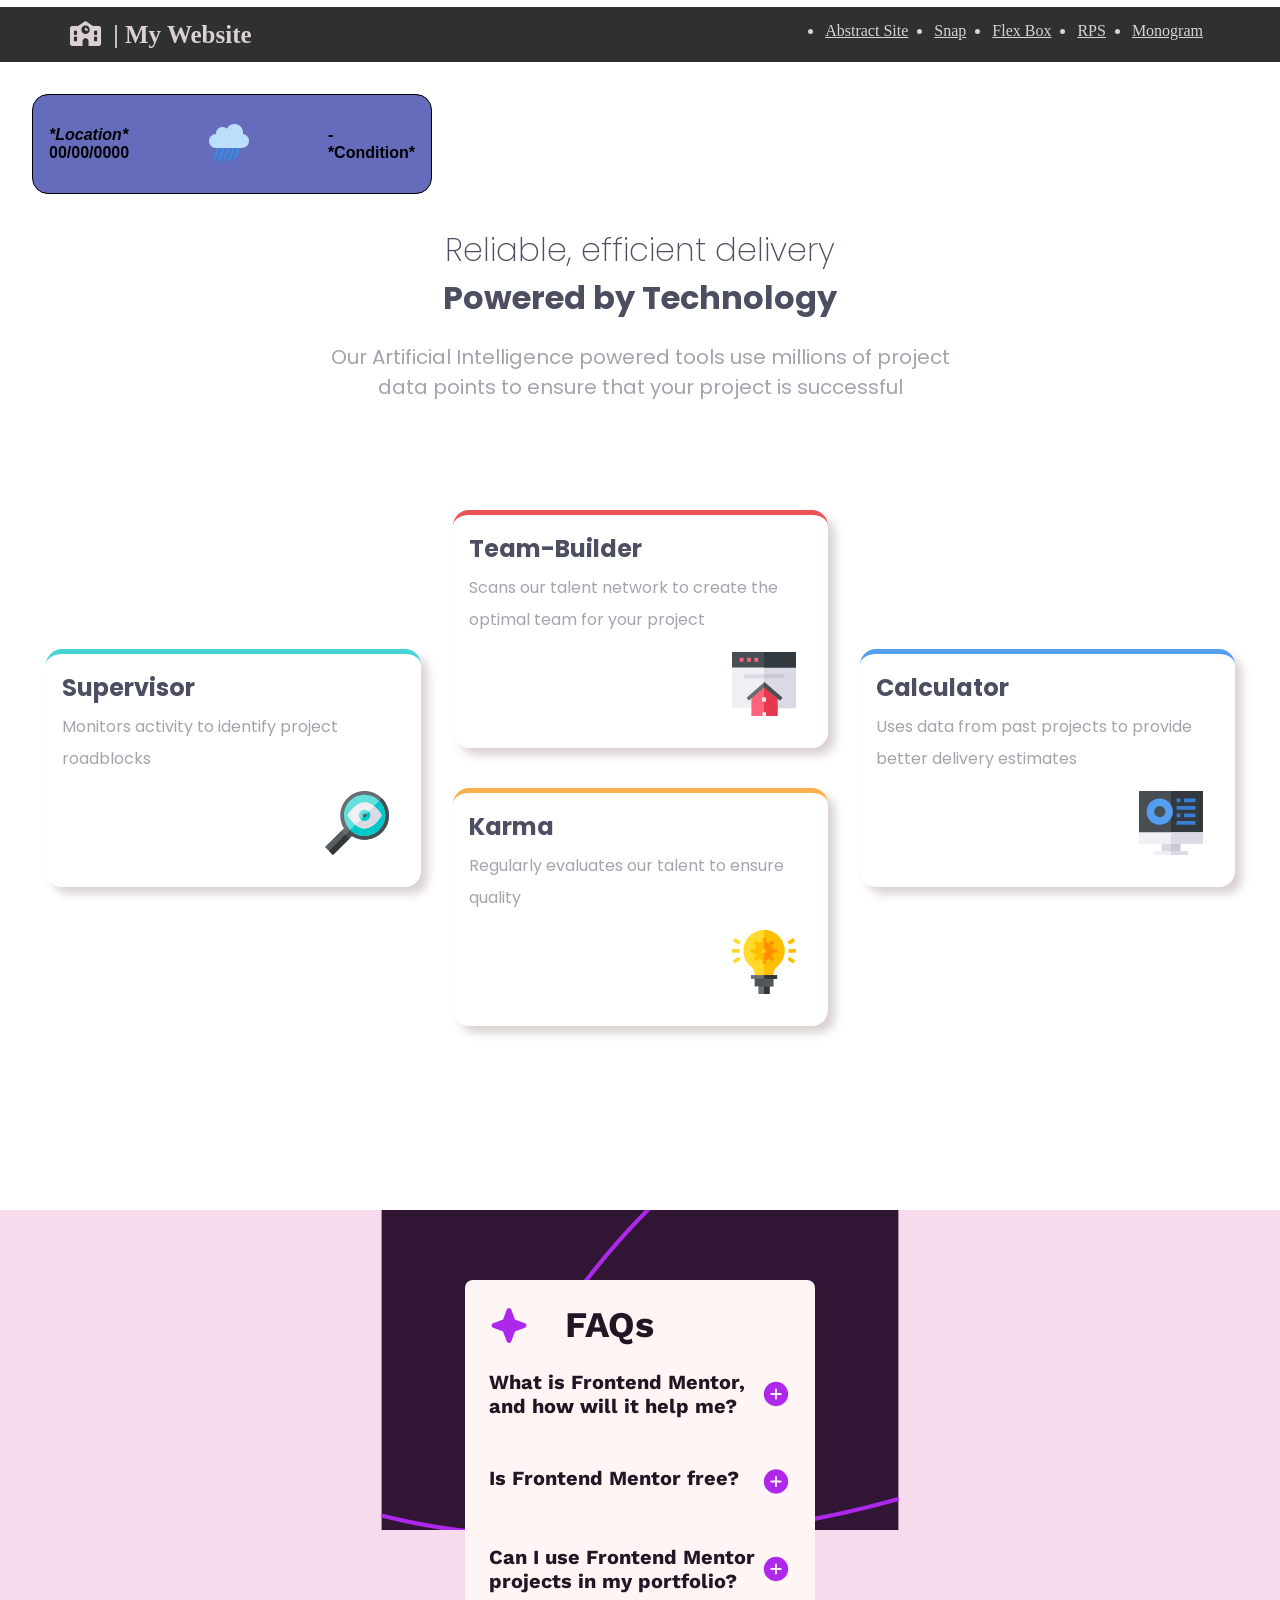
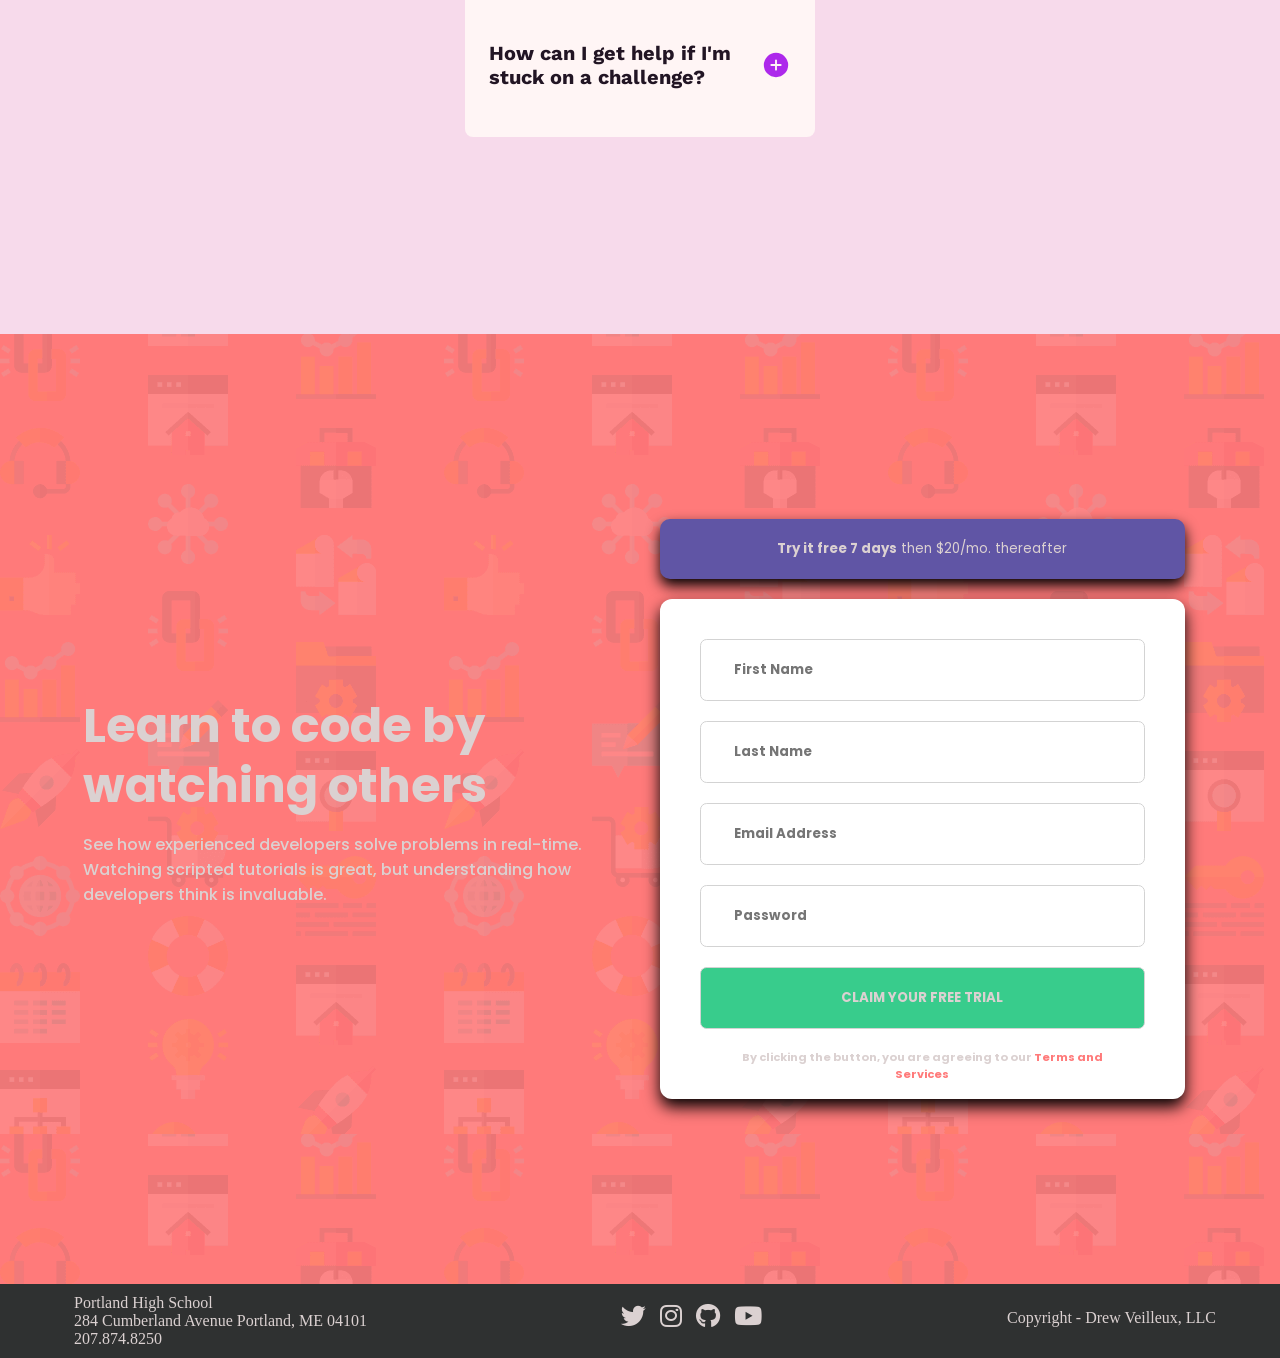
<file: index.html>
<!DOCTYPE html>
<html lang="en">
<head>
    <meta charset="UTF-8">
    <meta name="viewport" content="width=device-width, initial-scale=1.0">
    <link rel="stylesheet" href="style.css">
    <link rel="stylesheet" href="https://cdnjs.cloudflare.com/ajax/libs/font-awesome/6.4.2/css/all.min.css" integrity="sha512-z3gLpd7yknf1YoNbCzqRKc4qyor8gaKU1qmn+CShxbuBusANI9QpRohGBreCFkKxLhei6S9CQXFEbbKuqLg0DA==" crossorigin="anonymous" referrerpolicy="no-referrer" />
    <link rel="preconnect" href="https://fonts.googleapis.com">
    <link rel="preconnect" href="https://fonts.gstatic.com" crossorigin>
    <link href="https://fonts.googleapis.com/css2?family=Hedvig+Letters+Sans&family=Work+Sans:wght@400;600;700&display=swap" rel="stylesheet">
    <link rel="preconnect" href="https://fonts.googleapis.com">
    <link rel="preconnect" href="https://fonts.gstatic.com" crossorigin>
    <link href="https://fonts.googleapis.com/css2?family=Poppins:wght@200;400;600&display=swap" rel="stylesheet">
    <link rel="preconnect" href="https://fonts.googleapis.com">
    <link rel="preconnect" href="https://fonts.gstatic.com" crossorigin>
    <link href="https://fonts.googleapis.com/css2?family=Poppins:wght@400;500;600;700&display=swap" rel="stylesheet">
    <title>Drew Veilleux</title>
</head>
<body>
    
    <header>
        <h1 class="header-title"><a class="header-links" href="index.html" target=""><i class="fa-solid fa-school"></i></a> | My Website</h1>
        <div class="hamburger-menu">
            <i class="fa-solid fa-bars"></i>
        </div>
        <div class="hamburger-menu-open">
            <i class="fa-solid fa-bars"></i>
        </div>
        
        <ul class="list">
            <li class="list-item"><a class="header-links" href="./htmls/abstract.html">Abstract Site</a></li>
            <li class="list-item"><a class="header-links" href="./htmls/snap.html">Snap</a></li>
            <li class="list-item"><a class="header-links" href="./htmls/flex-box.html">Flex Box</a></li>
            <li class="list-item"><a class="header-links" href="./htmls/rps.html">RPS</a></li>
            <li class="list-item"><a class="header-links" href="./htmls/monogram.html">Monogram</a></li>
        </ul>

        

    </header>
    
    <div class="weather-container">
        <div class="location-div">
            <p class="city-weather">*Location*</p>
            <p class="weather-date">00/00/0000</p>
            <p class="weather-time"></p>
        </div>
        <div class="weather-img-div">
            <img class="weather-img" src="./Images/Html-images/rain.png" alt="">
        </div>
        <div class="weather-conditions">
            <p class="temperature">-</p>
            <p class="condition">*Condition*</p>
        </div>        
    </div>

    <section class="section2">
        <div class="sect2-header">
            <h2>Reliable, efficient delivery</h2>
            <h3>Powered by Technology</h3>
            <p>Our Artificial Intelligence powered tools use millions of project data points to ensure that your project is successful</p>
        </div>
        <div class="sect2-div">
            
            <div class="sect2-container first-cont">
                <h4>Supervisor</h4>
                <p>Monitors activity to identify project roadblocks</p>
                <div class="sect2-img-cont">
                    <img src="./Images/Html-images/icon-supervisor.svg" alt="">
                </div>
            </div>
            <div class="sect2-group-containers">
                <div class="sect2-container second-cont">
                    <h4>Team-Builder</h4>
                    <p>Scans our talent network to create the optimal team for your project</p>
                    <div class="sect2-img-cont">
                        <img src="./Images/Html-images/icon-team-builder.svg" alt="">
                    </div>
                    
                    
                </div>
                <div class="sect2-container third-cont">
                    <h4>Karma</h4>
                    <p>Regularly evaluates our talent to ensure quality</p>
                    <div class="sect2-img-cont">
                        <img src="./Images/Html-images/icon-karma.svg" alt="">
                    </div>      
                </div>
            </div>
            <div class="sect2-container forth-cont">
                <h4>Calculator</h4>
                <p>Uses data from past projects to provide better delivery estimates</p>
                <div class="sect2-img-cont">
                    <img src="./Images/Html-images/icon-calculator.svg" alt="">
                </div>
            </div>
            
        </div>
    </section>


    <section class="section1">

        <div class="hero-image">
            <img src="./Images/Html-images/background-pattern-mobile.svg" alt="Unavailable">
        </div>

        <div class="hover-div">
            <div class="header-part">
                <img src="./Images/Html-images/icon-star.svg" alt="">
                <h1>FAQs</h1>
            </div>
            <div class="first-group group">
                <div class="header-group">
                    <h2>What is Frontend Mentor, and how will it help me?</h2>
                    <img class="image" src="./Images/Html-images/icon-plus.svg" alt="" id="0">
                    <img class="image-two" src="./Images/Html-images/icon-minus.svg" alt="" id="0">
                </div>
                <div class="text-part">
                    <p class="text">Frontend Mentor offers realistic coding challenges to help developers improve their frontend coding skills with projects in HTML, CSS, and JavaScript. It's suitable for all levels and ideal for portfolio building.</p>
                </div>
            </div>
            <div class="second-group group">
                <div class="header-group">
                    <h2>Is Frontend Mentor free?</h2>
                    <img class="image" src="./Images/Html-images/icon-plus.svg" alt="" id="1">
                    <img class="image-two" src="./Images/Html-images/icon-minus.svg" alt="" id="1">
                </div>
                <div class="text-part">
                    <p class="text">Yes, Frontend Mentor offers both free and premium coding challenges, with the free option providing access to a range of projects suitable for all skill levels.</p>
                </div>
            </div>
            <div class="third-group group">
                <div class="header-group">
                    <h2>Can I use Frontend Mentor projects in my portfolio?</h2>
                    <img class="image" src="./Images/Html-images/icon-plus.svg" alt="" id="2">
                    <img class="image-two" src="./Images/Html-images/icon-minus.svg" alt="" id="2">
                </div>
                <div class="text-part">
                    <p class="text">Yes, you can use projects completed on Frontend Mentor in your portfolio. It's an excellent way to showcase your skills to potential employers!</p>
                </div>
            </div>
            <div class="forth-group group">
                <div class="header-group">
                    <h2>How can I get help if I'm stuck on a challenge?</h2>
                    <img class="image" src="./Images/Html-images/icon-plus.svg" alt="" id="3">
                    <img class="image-two" src="./Images/Html-images/icon-minus.svg" alt="" id="3">
                </div>
                <div class="text-part">
                    <p class="text">The best place to get help is inside Frontend Mentor's Discord community. There's a help channel where you can ask questions and seek support from other community members.</p>
                </div>
            </div>
        </div>
        
        <div class="link-area">
            <div class="link-area-list">
                <div class="list-item"><a class="header-links" href="./htmls/abstract.html">Abstract Site</a></div>
                <div class="list-item"><a class="header-links" href="./htmls/snap.html">Snap</a></div>
                <div class="list-item"><a class="header-links" href="./htmls/flex-box.html">Flex Box</a></div>
                <div class="list-item"><a class="header-links" href="./htmls/rps.html">RPS</a></div>
                <div class="list-item"><a class="header-links" href="./htmls/monogram.html">Monogram</a></div>
            </div>
        </div>

    </section>

    <main>

        <div class="explanation-sect">
            <h3>Learn to code by watching others</h3>
            <p>See how experienced developers solve problems in real-time. Watching scripted tutorials is great, but understanding how developers think is invaluable.</p>
        </div>

        <div class="form-sect">
            <button><span class="span-btn-text">Try it free 7 days</span> then $20/mo. thereafter</button>
            <form class="the-form" action="sign-up">
                <input class="first-name" type="text" id="first-name" required placeholder="First Name">
                <input class="last-name" type="text" id="last-name" required placeholder="Last Name">
                <input class="email-address" type="email" id="email-address" required placeholder="Email Address">
                <input class="password" type="password" id="password" required placeholder="Password">
                <input class="submit-btn" type="submit" required value="CLAIM YOUR FREE TRIAL">
                <p>By clicking the button, you are agreeing to our <a href="">Terms and Services</a></p>
            </form>
            
        </div>

    </main>
    
    
    <footer>
        <div class="footer-left">
            <p class="footer-left-text">Portland High School <br> 284 Cumberland Avenue Portland, ME 04101 <br>207.874.8250</p>
        </div>

        <div class="footer-middle">
            <a class="footer-icons" href="https://www.twitter.com"><i class="fa-brands fa-twitter"></i></a>
            <a class="footer-icons" href="https://www.instagram.com"><i class="fa-brands fa-instagram"></i></a>
            <a class="footer-icons" href="https://github.com/drewvex23?tab=repositories"><i class="fa-brands fa-github"></i></a>
            <a class="footer-icons" href="https://www.youtube.com"><i class="fa-brands fa-youtube"></i></a>
        </div>

        <div class="footer-right">
            Copyright <span class="copy-year">-</span> Drew Veilleux, LLC
        </div>
    </footer>
    <script src="./js/html.js"></script>
</body>
</html>
</file>
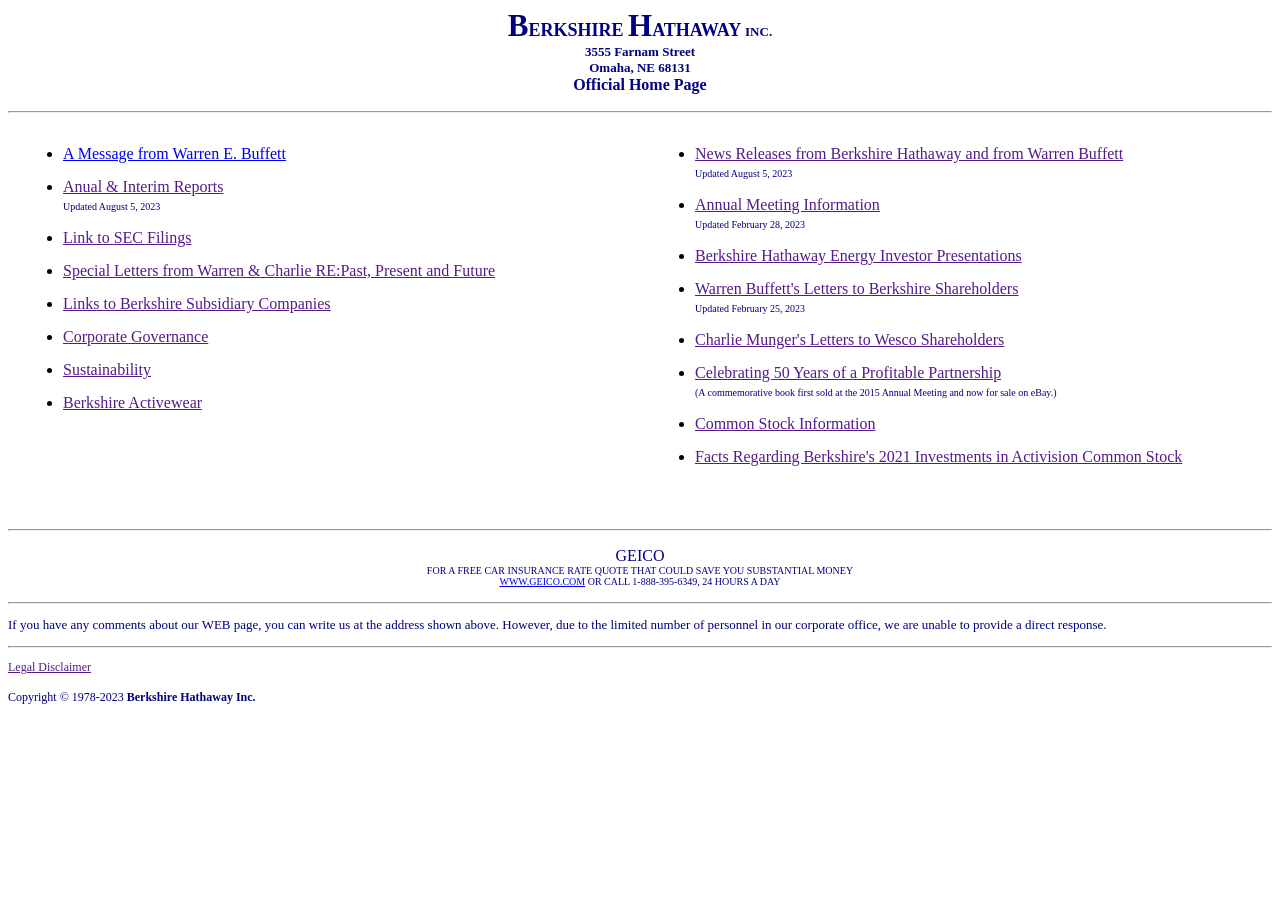
<file: berk-hath.html>
<!DOCTYPE html>
<html lang="en">
<head>
    <meta charset="UTF-8">
    <meta http-equiv="X-UA-Compatible" content="IE=edge">
    <meta name="viewport" content="width=device-width, initial-scale=1.0">
    <link rel="stylesheet" href="berk-hath.css">
    <title>Berkshire Hathaway INC.</title>

</head>
<body>
    
    
    <p class="heading-text organization-heading"><span style="font-size: 31px;">B</span>ERKSHIRE <span style="font-size: 31px;">H</span>ATHAWAY <span style="font-size: 13px;">INC.</span></p>
    <p class="heading-text address-heading">3555 Farnam Street</p>
    <p class="heading-text state-zip-heading">Omaha, NE 68131</p>
    <p class="heading-text title-heading">Official Home Page <hr></p>
    
    
    <div class="left">
        <ul>
            <li class="left-list"><a href="https://www.berkshirehathaway.com/message.html">A Message from Warren E. Buffett</a></li>
            <li class="left-list"><a href="">Anual & Interim Reports</a><br><span style="color: navy; font-size: 10px;">Updated August 5, 2023</span></li>
            <li class="left-list"><a href="">Link to SEC Filings</a></li>
            <li class="left-list"><a href="">Special Letters from Warren & Charlie RE:Past, Present and Future</a></li>
            <li class="left-list"><a href="">Links to Berkshire Subsidiary Companies</a></li>
            <li class="left-list"><a href="">Corporate Governance</a></li>
            <li class="left-list"><a href="">Sustainability</a></li>
            <li class="left-list"><a href="">Berkshire Activewear</a></li>
        </ul>   
    </div>

    <div class="right">
        <ul>
            <li class="right-list"><a href="">News Releases from Berkshire Hathaway and from Warren Buffett</a><br><span style="color: navy; font-size: 10px;">Updated August 5, 2023</span></li>
            <li class="right-list"><a href="">Annual Meeting Information</a><br><span style="color: navy; font-size: 10px;">Updated February 28, 2023</span></li>
            <li class="right-list"><a href="">Berkshire Hathaway Energy Investor Presentations</a></li>
            <li class="right-list"><a href="">Warren Buffett's Letters to Berkshire Shareholders</a><br><span style="color: navy; font-size: 10px;">Updated February 25, 2023</span></li>
            <li class="right-list"><a href="">Charlie Munger's Letters to Wesco Shareholders</a></li>
            <li class="right-list"><a href="">Celebrating 50 Years of a Profitable Partnership</a><br><span style="color: navy; font-size: 10px;">(A commemorative book first sold at the 2015 Annual Meeting and now for sale on eBay.)</span></li>
            <li class="right-list"><a href="">Common Stock Information</a></li>
            <li class="right-list"><a href="">Facts Regarding Berkshire's 2021 Investments in Activision Common Stock</a></li>
        </ul>
    </div>        
        
    <div class="under-text">
            
        <p><hr></p>
        <p class="geico-logo">GEICO</p>
        <p class="geico-text">FOR A FREE CAR INSURANCE RATE QUOTE THAT COULD SAVE YOU SUBSTANTIAL MONEY <br> <a href="https://www.geico.com">WWW.GEICO.COM</a> OR CALL 1-888-395-6349, 24 HOURS A DAY</p>
        <hr>
        <p class="com-text">If you have any comments about our WEB page, you can write us at the address shown above. However, due to the limited number of personnel in our corporate office, we are unable to provide a direct response.
        </p>
        <hr>
        <p class="legal-disclaimer">
            <a href="">Legal Disclaimer</a>
            <br><br>
            Copyright © 1978-2023 <strong>Berkshire Hathaway Inc.</strong>
        </p>

    </div>
    
</body>
</html>
</file>
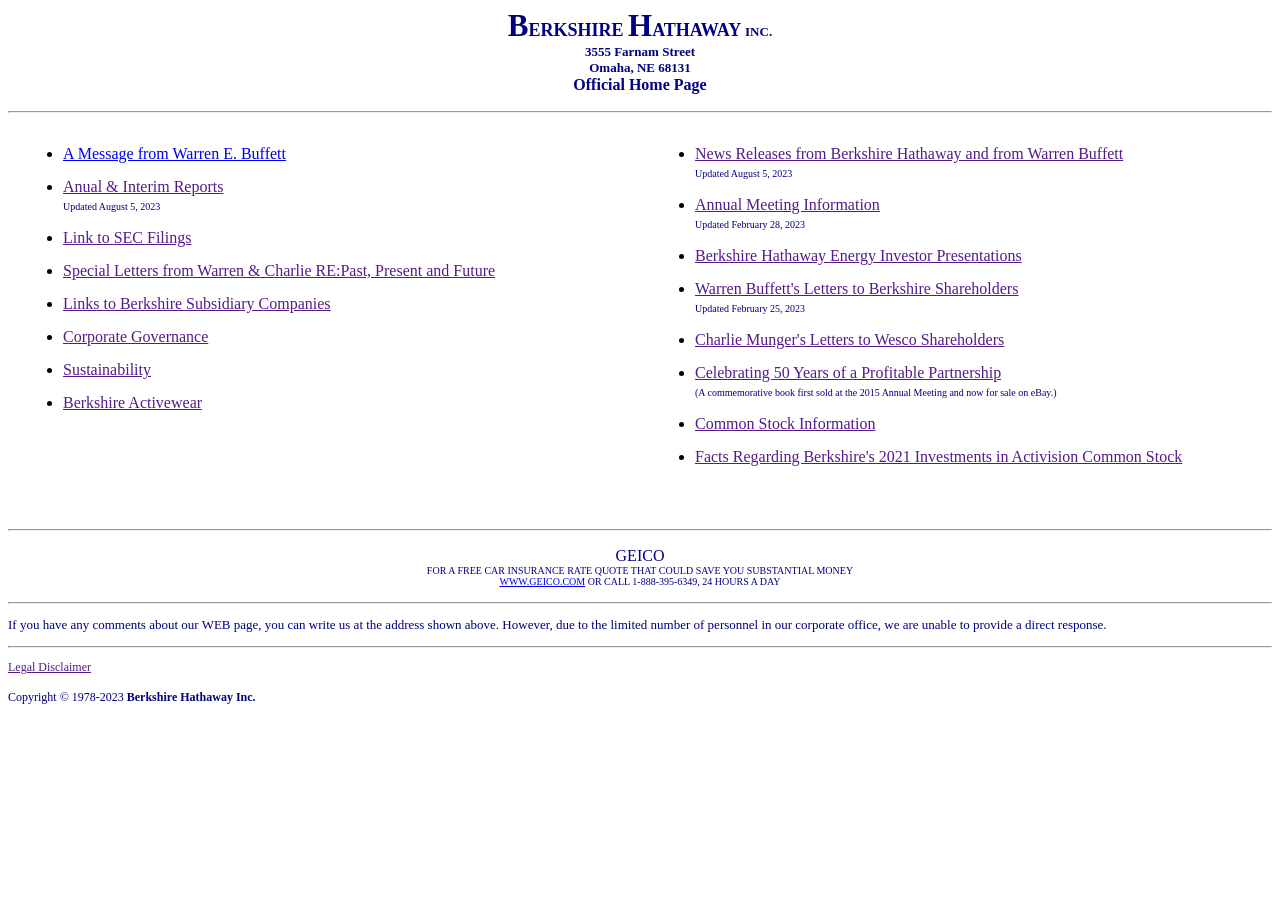
<file: 1. Bershire Hathaway/berk-hath.html>
<!DOCTYPE html>
<html lang="en">
<head>
    <meta charset="UTF-8">
    <meta http-equiv="X-UA-Compatible" content="IE=edge">
    <meta name="viewport" content="width=device-width, initial-scale=1.0">
    <link rel="stylesheet" href="/1. Bershire Hathaway/berk-hath.css">
    <title>Berkshire Hathaway INC.</title>

</head>
<body>
    
    
    <p class="heading-text organization-heading"><span style="font-size: 31px;">B</span>ERKSHIRE <span style="font-size: 31px;">H</span>ATHAWAY <span style="font-size: 13px;">INC.</span></p>
    <p class="heading-text address-heading">3555 Farnam Street</p>
    <p class="heading-text state-zip-heading">Omaha, NE 68131</p>
    <p class="heading-text title-heading">Official Home Page <hr></p>
    
    
    <div class="left">
        <ul>
            <li class="left-list"><a href="https://www.berkshirehathaway.com/message.html">A Message from Warren E. Buffett</a></li>
            <li class="left-list"><a href="">Anual & Interim Reports</a><br><span style="color: navy; font-size: 10px;">Updated August 5, 2023</span></li>
            <li class="left-list"><a href="">Link to SEC Filings</a></li>
            <li class="left-list"><a href="">Special Letters from Warren & Charlie RE:Past, Present and Future</a></li>
            <li class="left-list"><a href="">Links to Berkshire Subsidiary Companies</a></li>
            <li class="left-list"><a href="">Corporate Governance</a></li>
            <li class="left-list"><a href="">Sustainability</a></li>
            <li class="left-list"><a href="">Berkshire Activewear</a></li>
        </ul>   
    </div>

    <div class="right">
        <ul>
            <li class="right-list"><a href="">News Releases from Berkshire Hathaway and from Warren Buffett</a><br><span style="color: navy; font-size: 10px;">Updated August 5, 2023</span></li>
            <li class="right-list"><a href="">Annual Meeting Information</a><br><span style="color: navy; font-size: 10px;">Updated February 28, 2023</span></li>
            <li class="right-list"><a href="">Berkshire Hathaway Energy Investor Presentations</a></li>
            <li class="right-list"><a href="">Warren Buffett's Letters to Berkshire Shareholders</a><br><span style="color: navy; font-size: 10px;">Updated February 25, 2023</span></li>
            <li class="right-list"><a href="">Charlie Munger's Letters to Wesco Shareholders</a></li>
            <li class="right-list"><a href="">Celebrating 50 Years of a Profitable Partnership</a><br><span style="color: navy; font-size: 10px;">(A commemorative book first sold at the 2015 Annual Meeting and now for sale on eBay.)</span></li>
            <li class="right-list"><a href="">Common Stock Information</a></li>
            <li class="right-list"><a href="">Facts Regarding Berkshire's 2021 Investments in Activision Common Stock</a></li>
        </ul>
    </div>        
        
    <div class="under-text">
            
        <p><hr></p>
        <p class="geico-logo">GEICO</p>
        <p class="geico-text">FOR A FREE CAR INSURANCE RATE QUOTE THAT COULD SAVE YOU SUBSTANTIAL MONEY <br> <a href="https://www.geico.com">WWW.GEICO.COM</a> OR CALL 1-888-395-6349, 24 HOURS A DAY</p>
        <hr>
        <p class="com-text">If you have any comments about our WEB page, you can write us at the address shown above. However, due to the limited number of personnel in our corporate office, we are unable to provide a direct response.
        </p>
        <hr>
        <p class="legal-disclaimer">
            <a href="">Legal Disclaimer</a>
            <br><br>
            Copyright © 1978-2023 <strong>Berkshire Hathaway Inc.</strong>
        </p>

    </div>
    
</body>
</html>
</file>
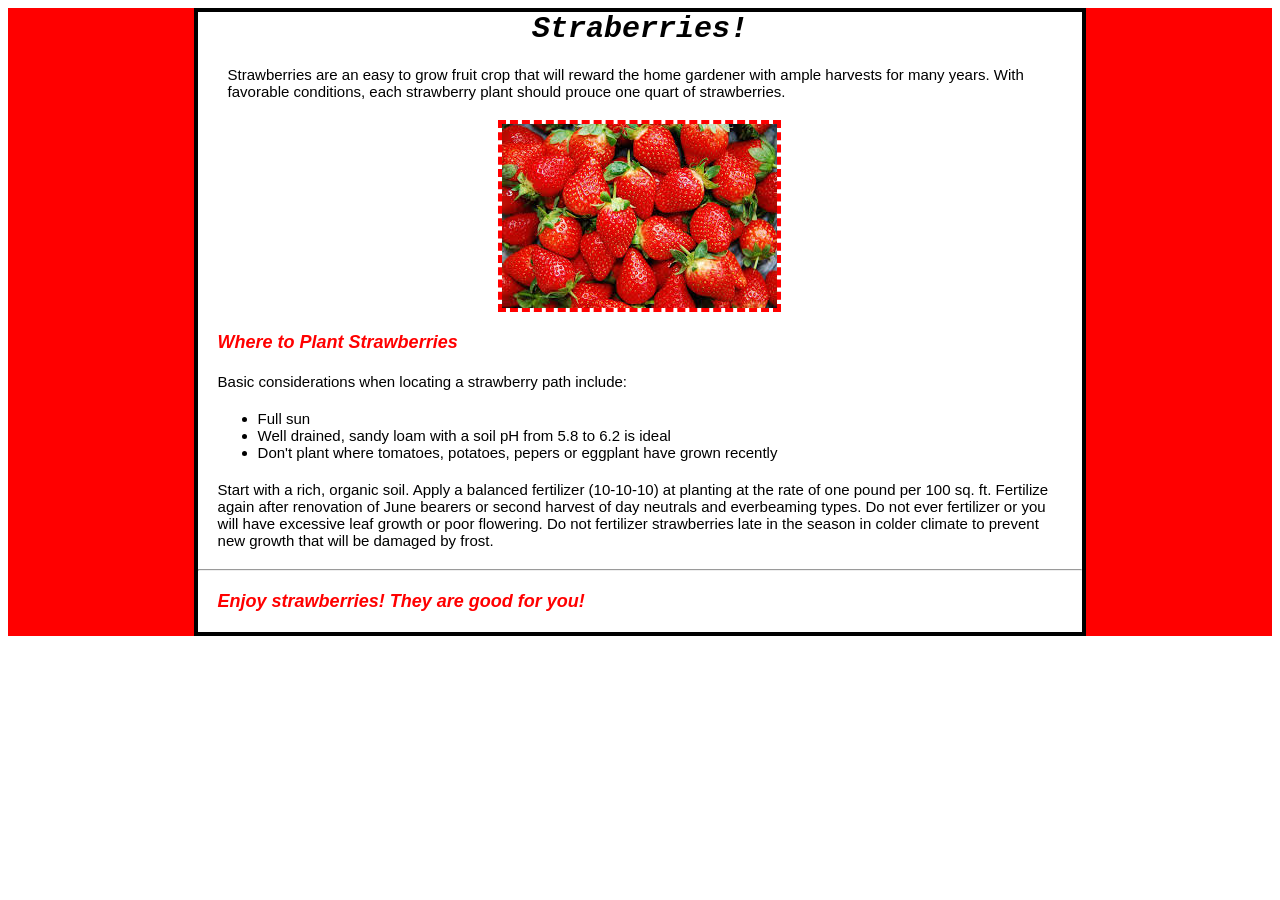
<file: 2. Strawberries/strawberries.html>
<!DOCTYPE html>
<html lang="en">
<head>
    <meta charset="UTF-8">
    <meta name="viewport" content="width=device-width, initial-scale=1.0">
    <link rel="stylesheet" href="/2. Strawberries/strawberries.css">
    <title>Strawberries!</title>
</head>
<body>

    <div class="outter-box">
        
        <div class="inside-box">
            <p class="title">Straberries!</p>
        
            <p class="intro-text">Strawberries are an easy to grow fruit crop that will reward the home gardener with ample harvests for many years. With favorable conditions, each strawberry plant should prouce one quart of strawberries.</p>

            <div class="image-container">
                <img class="straw-image" src="Straw-images/strawberry.jpeg" alt="Picture of strawberries">
            </div>
            
            

            <h1 class="where-plant">Where to Plant Strawberries</h1>
 
            <p class="conditions">Basic considerations when locating a strawberry path include:</p>

            <ul class="condition-list">
                <li>Full sun</li>
                <li>Well drained, sandy loam with a soil pH from 5.8 to 6.2 is ideal</li>
                <li>Don't plant where tomatoes, potatoes, pepers or eggplant have grown recently</li>

            </ul>

            <p class="plant-instructions">Start with a rich, organic soil. Apply a balanced fertilizer (10-10-10) at planting at the rate of one pound per 100 sq. ft. Fertilize again after renovation of June bearers or second harvest of day neutrals and everbeaming types. Do not ever fertilizer or you will have excessive leaf growth or poor flowering. Do not fertilizer strawberries late in the season in colder climate to prevent new growth that will be damaged by frost.</p>
            
            <hr>

            <p class="footer">Enjoy strawberries! They are good for you!</p>
        
        </div>
        

    </div>




</body>
</html>
</file>
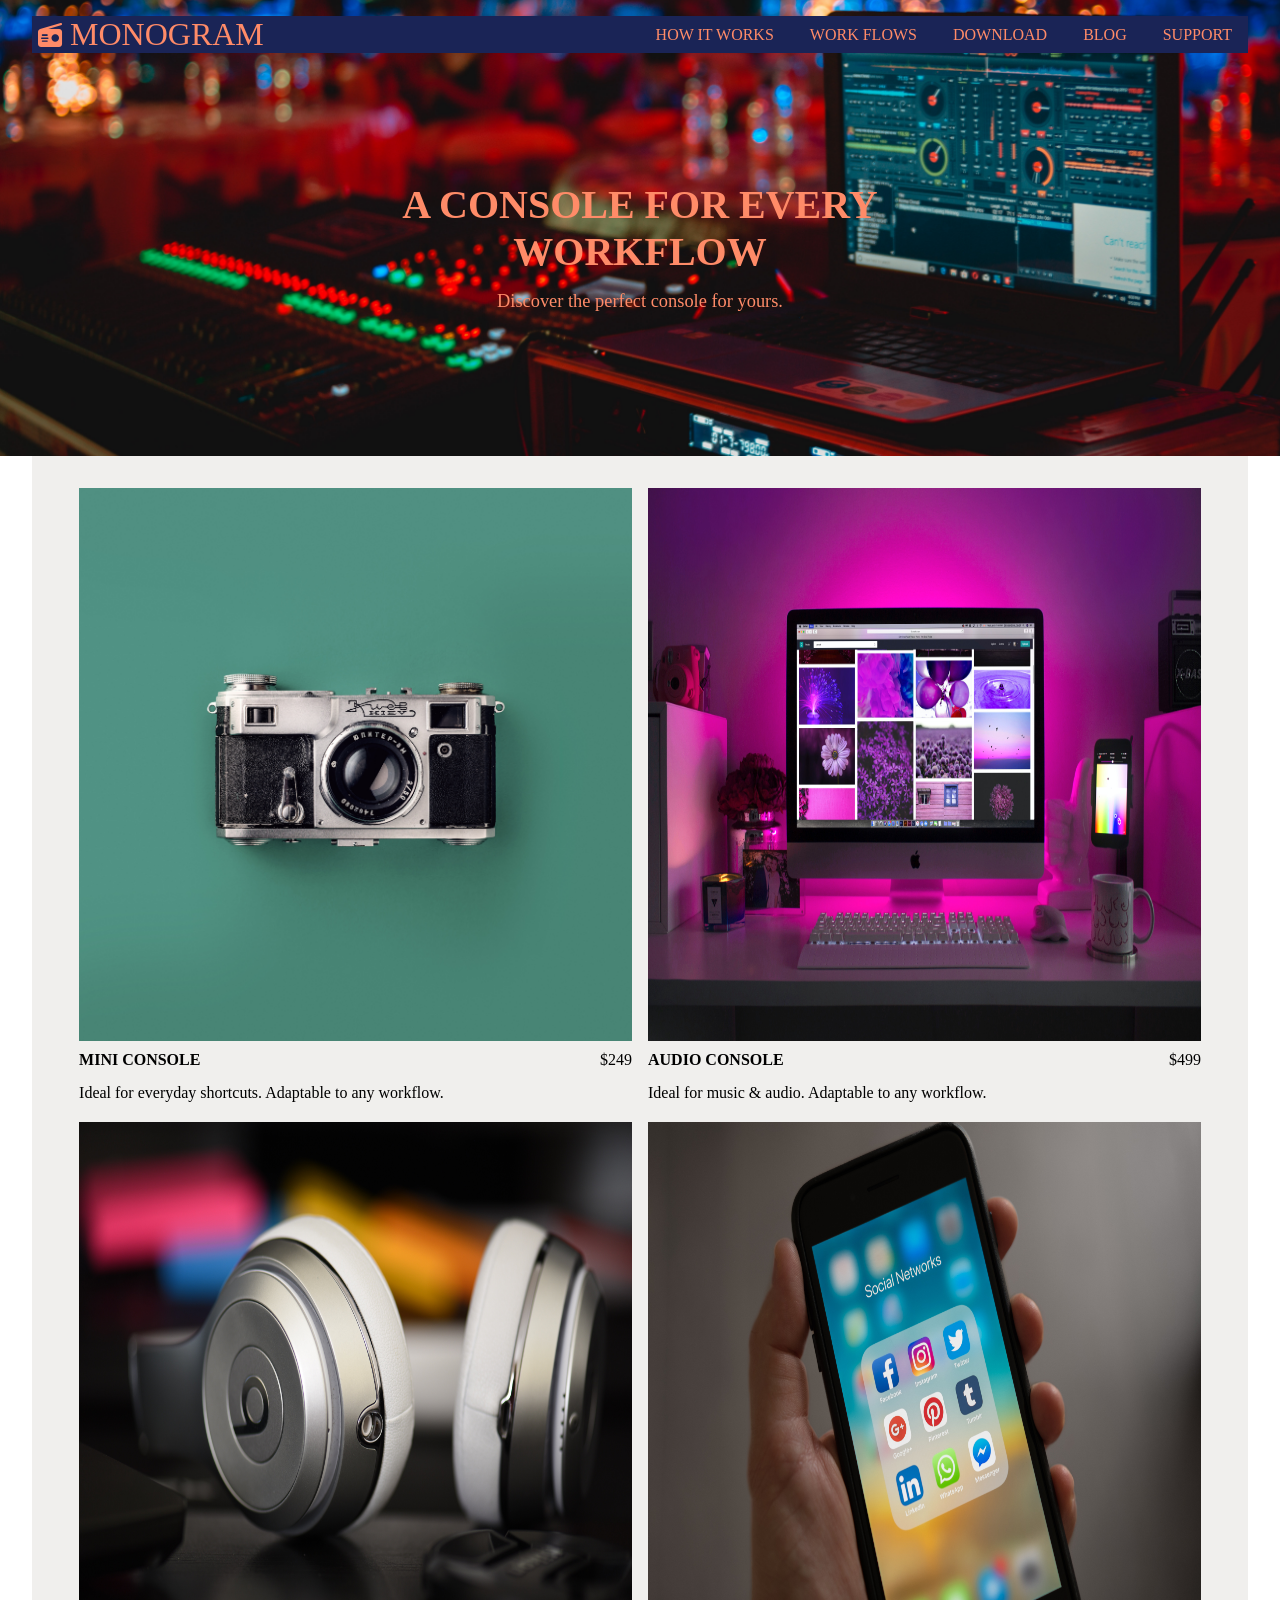
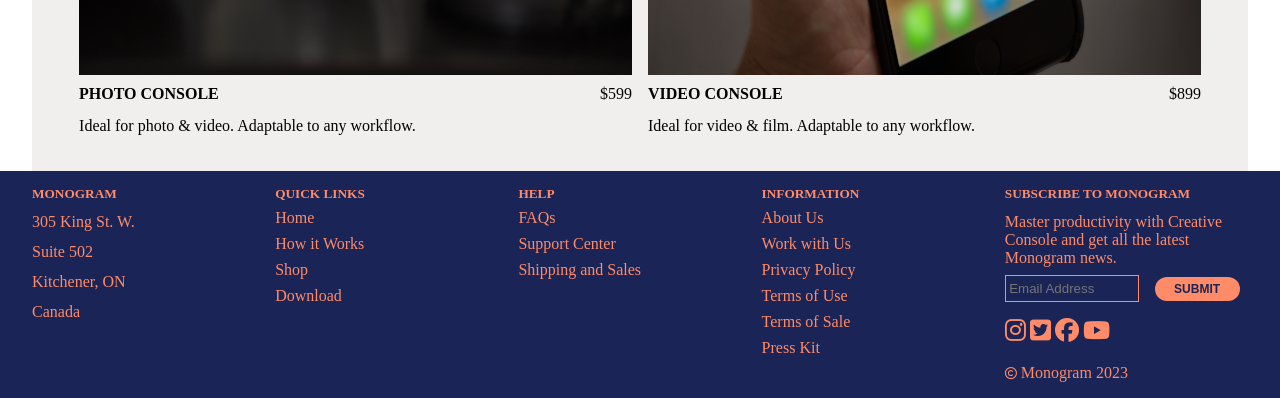
<file: Deleted-Files/monogram.html>
<!DOCTYPE html>
<html lang="en">
<head>
    <meta charset="UTF-8">
    <meta name="viewport" content="width=device-width, initial-scale=1.0">
    <title>Monogram</title>
    <link rel="stylesheet" href="../css/monogram.css">
    <link rel="stylesheet" href="https://cdnjs.cloudflare.com/ajax/libs/font-awesome/6.4.2/css/all.min.css" integrity="sha512-z3gLpd7yknf1YoNbCzqRKc4qyor8gaKU1qmn+CShxbuBusANI9QpRohGBreCFkKxLhei6S9CQXFEbbKuqLg0DA==" crossorigin="anonymous" referrerpolicy="no-referrer" />
</head>
<body>
    <div class="hero-section">
        <header>
            <div class="header-left">
                <i class="fa-solid fa-radio"></i> 
                <p>Monogram</p>
            </div>
            <nav>
                <a href="">How It Works</a>
                <a href="">Work Flows</a>
                <a href="">Download</a>
                <a href="">Blog</a>
                <a href="">Support</a>
            </nav>
        </header>
        <div class="hero">
            <h1>A Console For Every Workflow</h1>
            <p>Discover the perfect console for yours.</p>
        </div>
    </div>

    <div class="products">
        <div class="product">
            <img src="../Images/Mono-images/img1.jpg" alt="Mini Console">
            <!-- <p>Pre-Order</p> -->
            <div class="item">
                <p class="item-name">Mini Console</p>
                <p class="item-price">$249</p>  
            </div>
            <p class="item-description">Ideal for everyday shortcuts. Adaptable to any workflow.</p>
        </div>
        <div class="product">
            <img src="../Images/Mono-images/img2.jpg" alt="Audio Console">
            <!-- <p>Pre-Order</p> -->
            <div class="item">
                <p class="item-name">Audio Console</p>
                <p class="item-price">$499</p>
            </div>
            <p class="item-description">Ideal for music & audio. Adaptable to any workflow.</p>
        </div>
        <div class="product">
            <img src="../Images/Mono-images/img3.jpg" alt="Photo Console">
            <!-- <p>Pre-Order</p> -->
            <div class="item">
                <p class="item-name">Photo Console</p>
                <p class="item-price">$599</p>
            </div>
            <p class="item-description">Ideal for photo & video. Adaptable to any workflow.</p>
        </div>
        <div class="product">
            <img src="../Images/Mono-images/img4.jpg" alt="Video Console">
            <!-- <p>Pre-Order</p> -->
            <div class="item">
                <p class="item-name">Video Console</p>
                <p class="item-price">$899</p>
            </div>
            <p class="item-description">Ideal for video & film. Adaptable to any workflow.</p>
        </div>
    </div>

    <footer>
        <div class="footer-col">
            <h5>Monogram</h5>
            <p>305 King St. W.</p>
            <p>Suite 502</p>
            <p>Kitchener, ON</p>
            <p>Canada</p>    
        </div>
        <div class="footer-col">
            <h5>Quick Links</h5>
            <a href="">Home</a>
            <a href="">How it Works</a>
            <a href="">Shop</a>
            <a href="">Download</a>
        </div>
        <div class="footer-col">
            <h5>Help</h5>
            <a href="">FAQs</a>
            <a href="">Support Center</a>
            <a href="">Shipping and Sales</a>
        </div>
        <div class="footer-col">
            <h5>Information</h5>
            <a href="">About Us</a>
            <a href="">Work with Us</a>
            <a href="">Privacy Policy</a>
            <a href="">Terms of Use</a>
            <a href="">Terms of Sale</a>
            <a href="">Press Kit</a>
        </div>
        <div class="footer-col">
            <h5>Subscribe To Monogram</h5>
            <p>Master productivity with Creative Console and get all the latest Monogram news.</p>
            <form action="">
                <input type="Email Address" placeholder="Email Address">
                <button>Submit</button>
            </form>
            <div>
                <a href=""><i class="fa-brands fa-instagram"></i></a>
                <a href=""><i class="fa-brands fa-square-twitter"></i></a>
                <a href=""><i class="fa-brands fa-facebook"></i></a>
                <a href=""><i class="fa-brands fa-youtube"></i></a>
            </div>
            <p><i class="fa-regular fa-copyright"></i> Monogram 2023</p>
        </div>
    </footer>

</body>
</html>
</file>
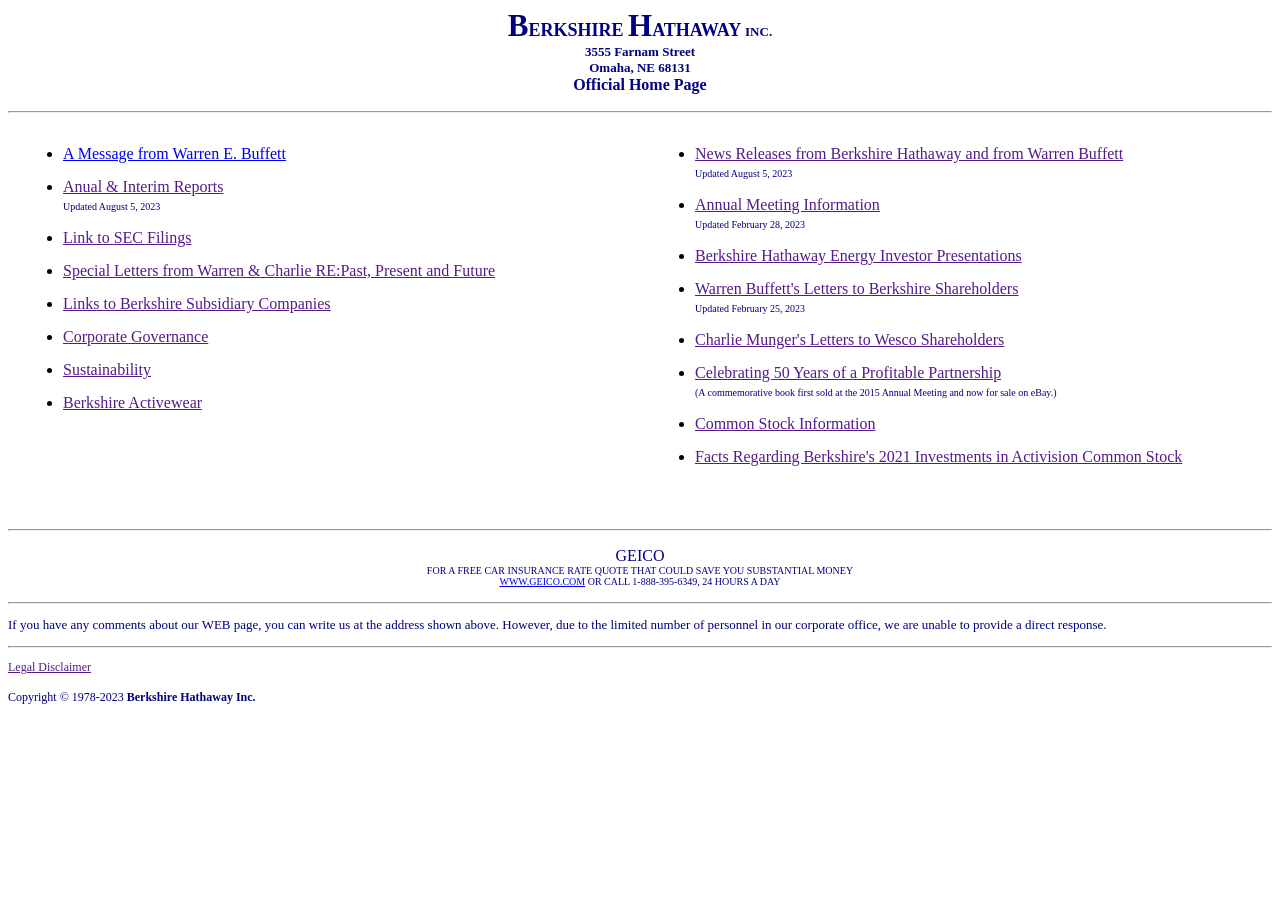
<file: HTML/berk-hath.html>
<!DOCTYPE html>
<html lang="en">
<head>
    <meta charset="UTF-8">
    <meta http-equiv="X-UA-Compatible" content="IE=edge">
    <meta name="viewport" content="width=device-width, initial-scale=1.0">
    <link rel="stylesheet" href="../css/berk-hath.css">
    <title>Berkshire Hathaway INC.</title>

</head>
<body>
    
    
    <p class="heading-text organization-heading"><span style="font-size: 31px;">B</span>ERKSHIRE <span style="font-size: 31px;">H</span>ATHAWAY <span style="font-size: 13px;">INC.</span></p>
    <p class="heading-text address-heading">3555 Farnam Street</p>
    <p class="heading-text state-zip-heading">Omaha, NE 68131</p>
    <p class="heading-text title-heading">Official Home Page <hr></p>
    
    
    <div class="left">
        <ul>
            <li class="left-list"><a href="https://www.berkshirehathaway.com/message.html">A Message from Warren E. Buffett</a></li>
            <li class="left-list"><a href="">Anual & Interim Reports</a><br><span style="color: navy; font-size: 10px;">Updated August 5, 2023</span></li>
            <li class="left-list"><a href="">Link to SEC Filings</a></li>
            <li class="left-list"><a href="">Special Letters from Warren & Charlie RE:Past, Present and Future</a></li>
            <li class="left-list"><a href="">Links to Berkshire Subsidiary Companies</a></li>
            <li class="left-list"><a href="">Corporate Governance</a></li>
            <li class="left-list"><a href="">Sustainability</a></li>
            <li class="left-list"><a href="">Berkshire Activewear</a></li>
        </ul>   
    </div>

    <div class="right">
        <ul>
            <li class="right-list"><a href="">News Releases from Berkshire Hathaway and from Warren Buffett</a><br><span style="color: navy; font-size: 10px;">Updated August 5, 2023</span></li>
            <li class="right-list"><a href="">Annual Meeting Information</a><br><span style="color: navy; font-size: 10px;">Updated February 28, 2023</span></li>
            <li class="right-list"><a href="">Berkshire Hathaway Energy Investor Presentations</a></li>
            <li class="right-list"><a href="">Warren Buffett's Letters to Berkshire Shareholders</a><br><span style="color: navy; font-size: 10px;">Updated February 25, 2023</span></li>
            <li class="right-list"><a href="">Charlie Munger's Letters to Wesco Shareholders</a></li>
            <li class="right-list"><a href="">Celebrating 50 Years of a Profitable Partnership</a><br><span style="color: navy; font-size: 10px;">(A commemorative book first sold at the 2015 Annual Meeting and now for sale on eBay.)</span></li>
            <li class="right-list"><a href="">Common Stock Information</a></li>
            <li class="right-list"><a href="">Facts Regarding Berkshire's 2021 Investments in Activision Common Stock</a></li>
        </ul>
    </div>        
        
    <div class="under-text">
            
        <p><hr></p>
        <p class="geico-logo">GEICO</p>
        <p class="geico-text">FOR A FREE CAR INSURANCE RATE QUOTE THAT COULD SAVE YOU SUBSTANTIAL MONEY <br> <a href="https://www.geico.com">WWW.GEICO.COM</a> OR CALL 1-888-395-6349, 24 HOURS A DAY</p>
        <hr>
        <p class="com-text">If you have any comments about our WEB page, you can write us at the address shown above. However, due to the limited number of personnel in our corporate office, we are unable to provide a direct response.
        </p>
        <hr>
        <p class="legal-disclaimer">
            <a href="">Legal Disclaimer</a>
            <br><br>
            Copyright © 1978-2023 <strong>Berkshire Hathaway Inc.</strong>
        </p>

    </div>
    
</body>
</html>
</file>
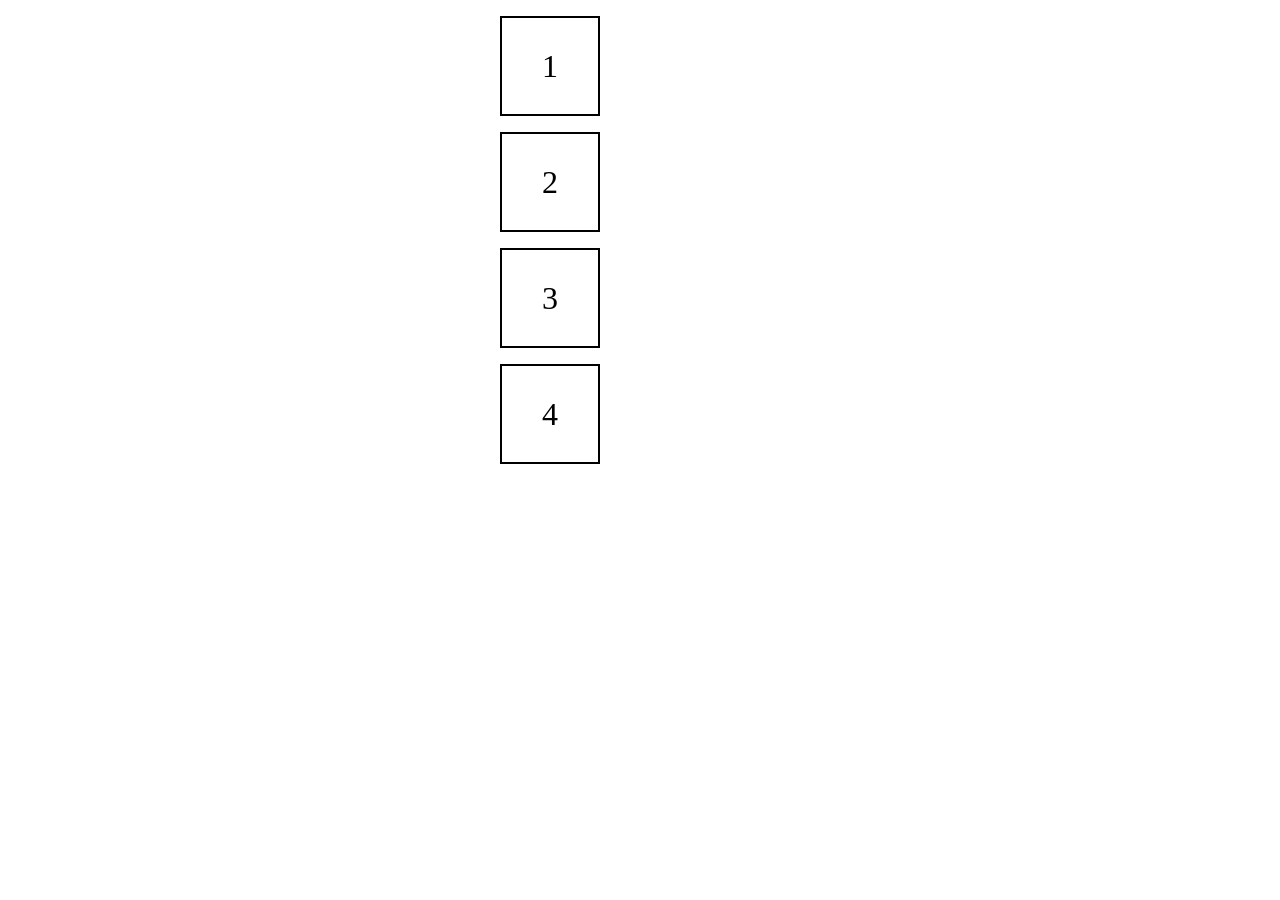
<file: HTML/flex-box.html>
<!DOCTYPE html>
<html lang="en">
<head>
    <meta charset="UTF-8">
    <meta name="viewport" content="width=device-width, initial-scale=1.0">
    <title>Flex Box</title>
    <link rel="stylesheet" href="../css/flex-box.css">
</head>
<body>
    
    <div class="container">

    

    <div class="box">
        1
    </div>

    <div class="box">
        2
    </div>

    <div class="box">
        3
    </div>

    <div class="box">
        4
    </div>

    </div>

</body>
</html>
</file>
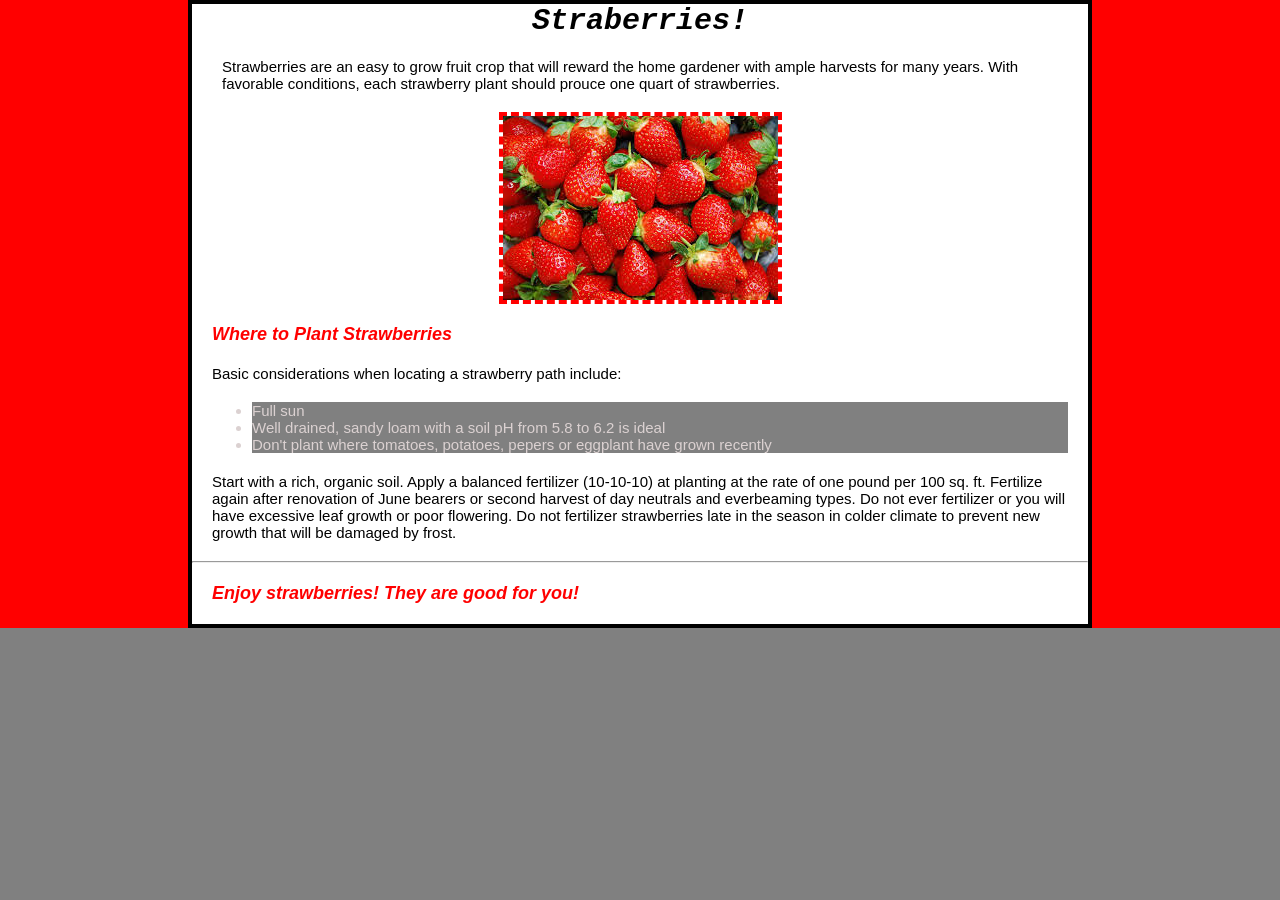
<file: HTML/strawberries.html>
<!DOCTYPE html>
<html lang="en">
<head>
    <meta charset="UTF-8">
    <meta name="viewport" content="width=device-width, initial-scale=1.0">
    <link rel="stylesheet" href="../css/strawberries.css">
    <title>Strawberries!</title>
</head>
<body>

    <div class="outter-box">
        
        <div class="inside-box">
            <p class="title">Straberries!</p>
        
            <p class="intro-text">Strawberries are an easy to grow fruit crop that will reward the home gardener with ample harvests for many years. With favorable conditions, each strawberry plant should prouce one quart of strawberries.</p>

            <div class="image-container">
                <img class="straw-image" src="../Images/Straw-images/strawberry.jpeg" alt="Picture of strawberries">
            </div>
            
            

            <h1 class="where-plant">Where to Plant Strawberries</h1>
 
            <p class="conditions">Basic considerations when locating a strawberry path include:</p>

            <ul class="condition-list">
                <li>Full sun</li>
                <li>Well drained, sandy loam with a soil pH from 5.8 to 6.2 is ideal</li>
                <li>Don't plant where tomatoes, potatoes, pepers or eggplant have grown recently</li>

            </ul>

            <p class="plant-instructions">Start with a rich, organic soil. Apply a balanced fertilizer (10-10-10) at planting at the rate of one pound per 100 sq. ft. Fertilize again after renovation of June bearers or second harvest of day neutrals and everbeaming types. Do not ever fertilizer or you will have excessive leaf growth or poor flowering. Do not fertilizer strawberries late in the season in colder climate to prevent new growth that will be damaged by frost.</p>
            
            <hr>

            <p class="footer">Enjoy strawberries! They are good for you!</p>
        
        </div>
        

    </div>




</body>
</html>
</file>
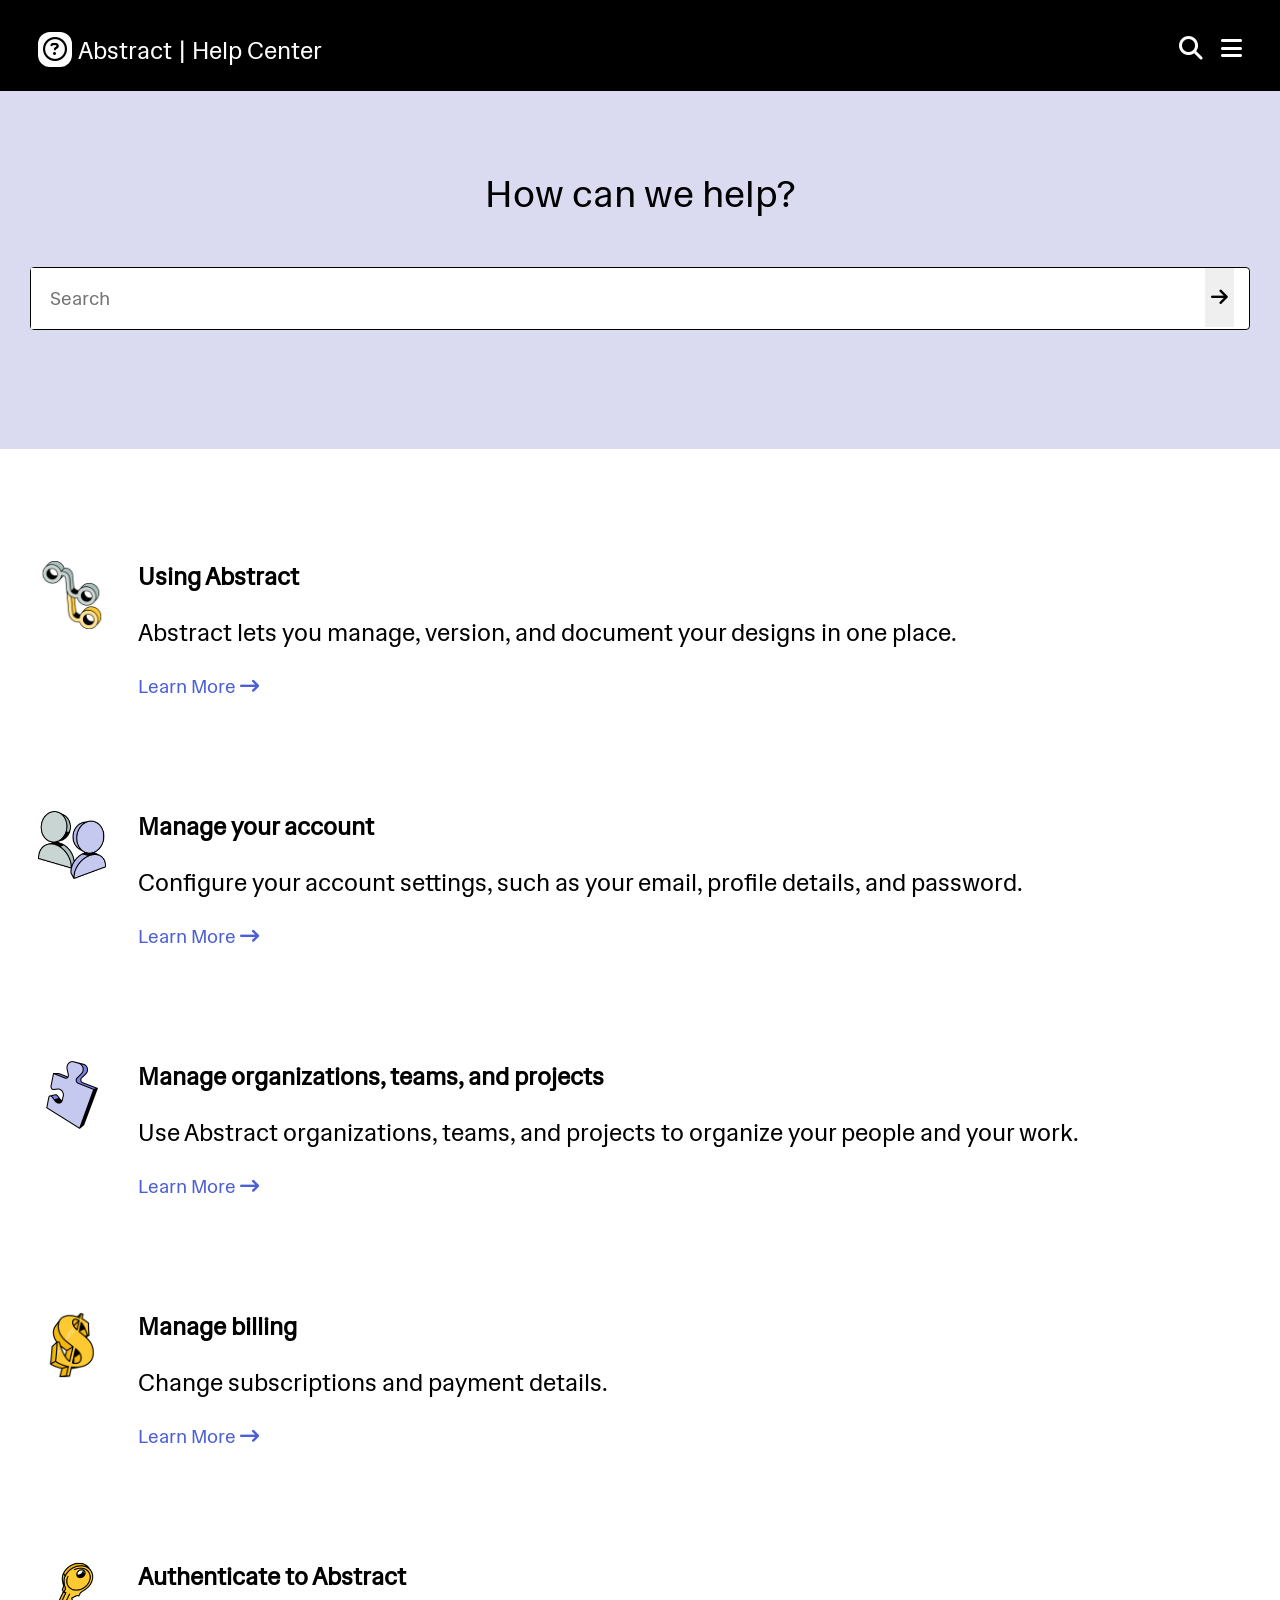
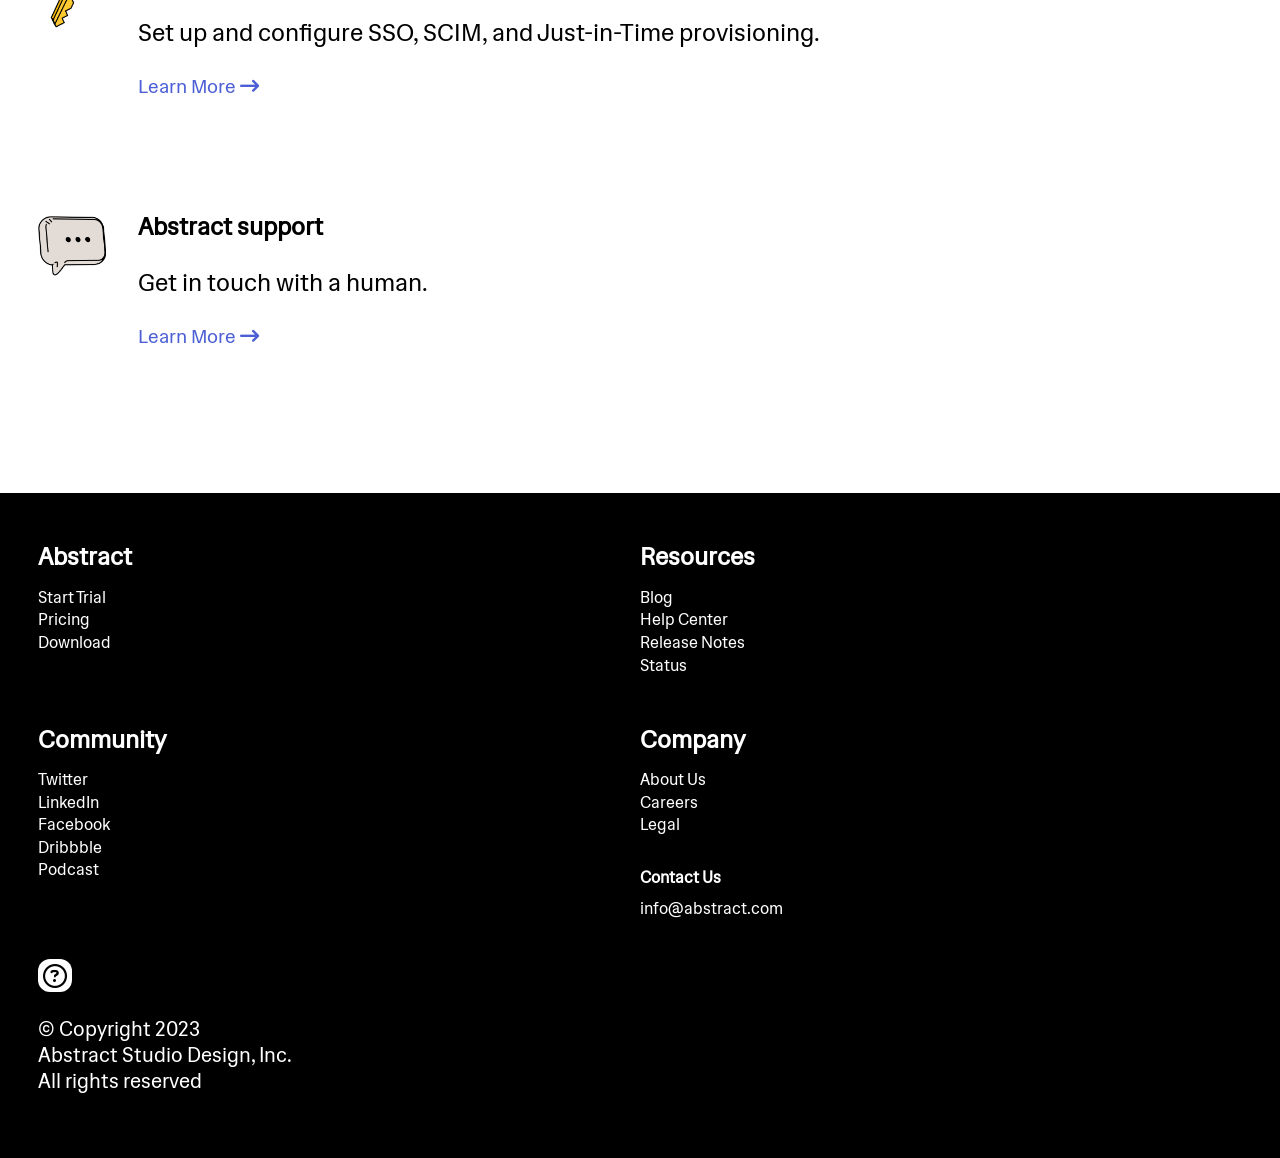
<file: htmls/abstract.html>
<!DOCTYPE html>
<html lang="en">
<head>
    <meta charset="UTF-8">
    <meta name="viewport" content="width=device-width, initial-scale=1.0">
    <title>Abstract</title>
    <link rel="stylesheet" href="../css/abstract.css">
    <link rel="stylesheet" href="https://cdnjs.cloudflare.com/ajax/libs/font-awesome/6.4.2/css/all.min.css" integrity="sha512-z3gLpd7yknf1YoNbCzqRKc4qyor8gaKU1qmn+CShxbuBusANI9QpRohGBreCFkKxLhei6S9CQXFEbbKuqLg0DA==" crossorigin="anonymous" referrerpolicy="no-referrer" />
    <link rel="preconnect" href="https://fonts.googleapis.com">
    <link rel="preconnect" href="https://fonts.gstatic.com" crossorigin>
    <link href="https://fonts.googleapis.com/css2?family=Nanum+Gothic:wght@700&display=swap" rel="stylesheet">
    <link rel="preconnect" href="https://fonts.googleapis.com">
    <link rel="preconnect" href="https://fonts.gstatic.com" crossorigin>
    <link href="https://fonts.googleapis.com/css2?family=Hedvig+Letters+Sans&display=swap" rel="stylesheet">
</head>
<body>
    <header>
        <div class="header-left">
            <i class="header-left-icon fa-regular fa-circle-question"></i>
            <a class="abstract-header-title">Abstract</a>
            <p class="header-title-divider">|</p>
            <a class="header-title-help" href="">Help Center</a>
        </div>
        <div class="header-right">
            <i class="fa-solid fa-magnifying-glass"></i>
            <i class="fa-solid fa-bars"></i>
        </div>
    </header>

    <div class="search-section">
        <h1>How can we help?</h1>
        <form class="search-box" action="">
            <input class="search-area" type="Question" placeholder="Search">
            <button class="search-button"><i class="fa-solid fa-arrow-right"></i></button>
        </form>
    </div>

    <main>
        <div class="areas-help">
            <img src="../Images/Abs-images/img1.png" alt="">
            <div>
                <h2>Using Abstract</h2>
                <p>Abstract lets you manage, version, and document your designs in one place.</p>
                <a href="learn-more">Learn More <i class="fa-solid fa-arrow-right-long"></i></a>
            </div>
        </div>
        <div class="areas-help">
            <img src="../Images/Abs-images/img2.png" alt="">
            <div>
                <h2>Manage your account</h2>
                <p>Configure your account settings, such as your email, profile details, and password.</p>
                <a href="learn-more">Learn More <i class="fa-solid fa-arrow-right-long"></i></a>
            </div>
        </div>
        <div class="areas-help">
            <img src="../Images/Abs-images/img3.png" alt="">
            <div>
                <h2>Manage organizations, teams, and projects</h2>
                <p>Use Abstract organizations, teams, and projects to organize your people and your work.</p>
                <a href="learn-more">Learn More <i class="fa-solid fa-arrow-right-long"></i></a>
            </div>
        </div>
        <div class="areas-help">
            <img src="../Images/Abs-images/img4.png" alt="">
            <div>
                <h2>Manage billing</h2>
                <p>Change subscriptions and payment details.</p>
                <a href="learn-more">Learn More <i class="fa-solid fa-arrow-right-long"></i></a>
            </div>
        </div>
        <div class="areas-help">
            <img src="../Images/Abs-images/img5.png" alt="">
            <div>
                <h2>Authenticate to Abstract</h2>
                <p>Set up and configure SSO, SCIM, and Just-in-Time provisioning.</p>
                <a href="learn-more">Learn More <i class="fa-solid fa-arrow-right-long"></i></a>
            </div> 
        </div>
        <div class="areas-help">
            <img src="../Images/Abs-images/img6.png" alt="">
            <div>
                <h2>Abstract support</h2>
                <p>Get in touch with a human.</p>
                <a href="learn-more">Learn More <i class="fa-solid fa-arrow-right-long"></i></a>
            </div>
        </div>
    </main>

    <footer>
        <div class="footer-cont">
            <div class="top">
                <div class="abstract-footer">
                    <p>Abstract</p>
                    <a href="">Start Trial</a>
                    <a href="">Pricing</a>
                    <a href="">Download</a>
                </div>
                <div class="resources-footer">
                    <p>Resources</p>
                    <a href="">Blog</a>
                    <a href="">Help Center</a>
                    <a href="">Release Notes</a>
                    <a href="">Status</a>
                </div>
            </div>
            <div class="mid">
                <div class="community-footer">
                    <p>Community</p>
                    <a href="">Twitter</a>
                    <a href="">LinkedIn</a>
                    <a href="">Facebook</a>
                    <a href="">Dribbble</a>
                    <a href="">Podcast</a>
                </div>
                <div class="company-footer">
                    <p>Company</p>
                    <a href="">About Us</a>
                    <a href="">Careers</a>
                    <a href="">Legal</a>
                    <p style="font-size: 1rem; margin-top: 2em;">Contact Us</p>
                    <a href="">info@abstract.com</a>
                </div>
            </div>
            <div class="copy-right-area-footer">
                <i class="fa-regular fa-circle-question"></i>
                <p>© Copyright 2023</p>
                <p>Abstract Studio Design, Inc.</p>
                <p>All rights reserved</p>
            </div>
        </div>
            
    </footer>
    <script src="../js/abstract.js"></script>
</body>
</html>
</file>
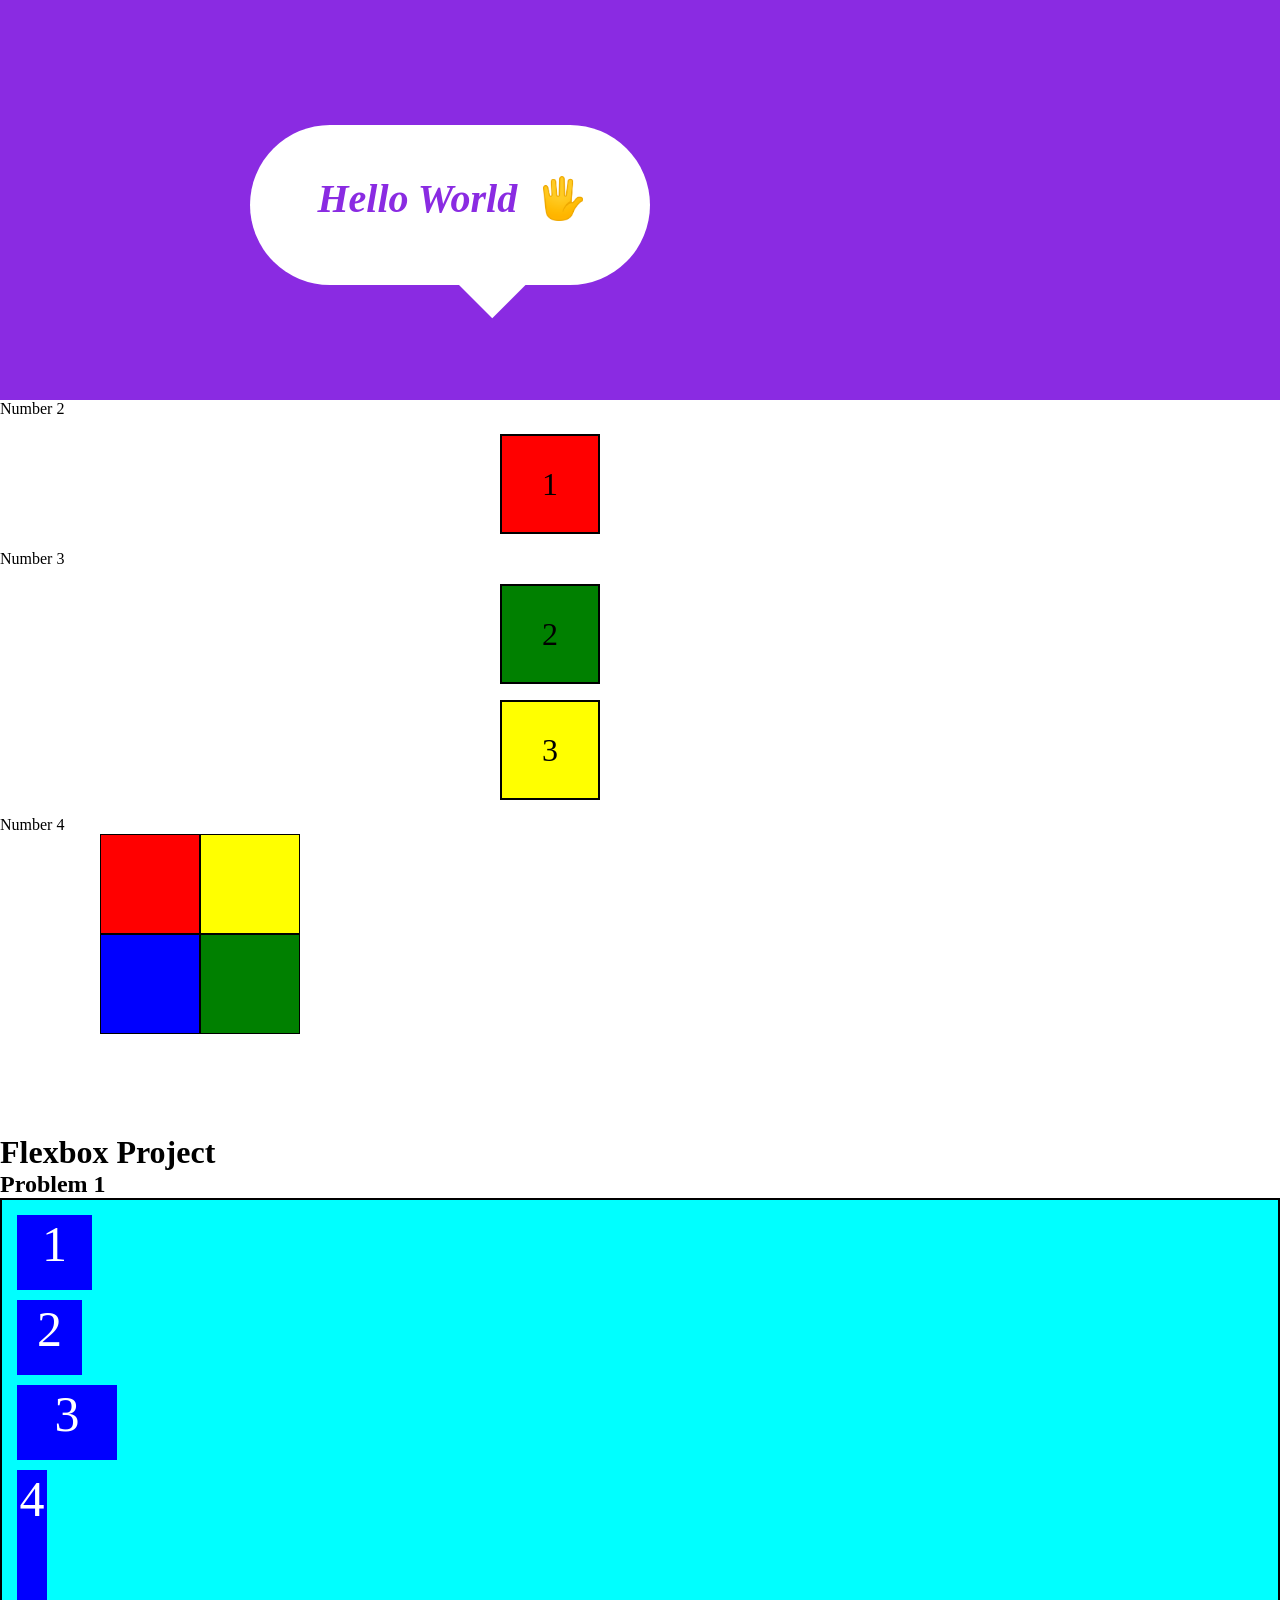
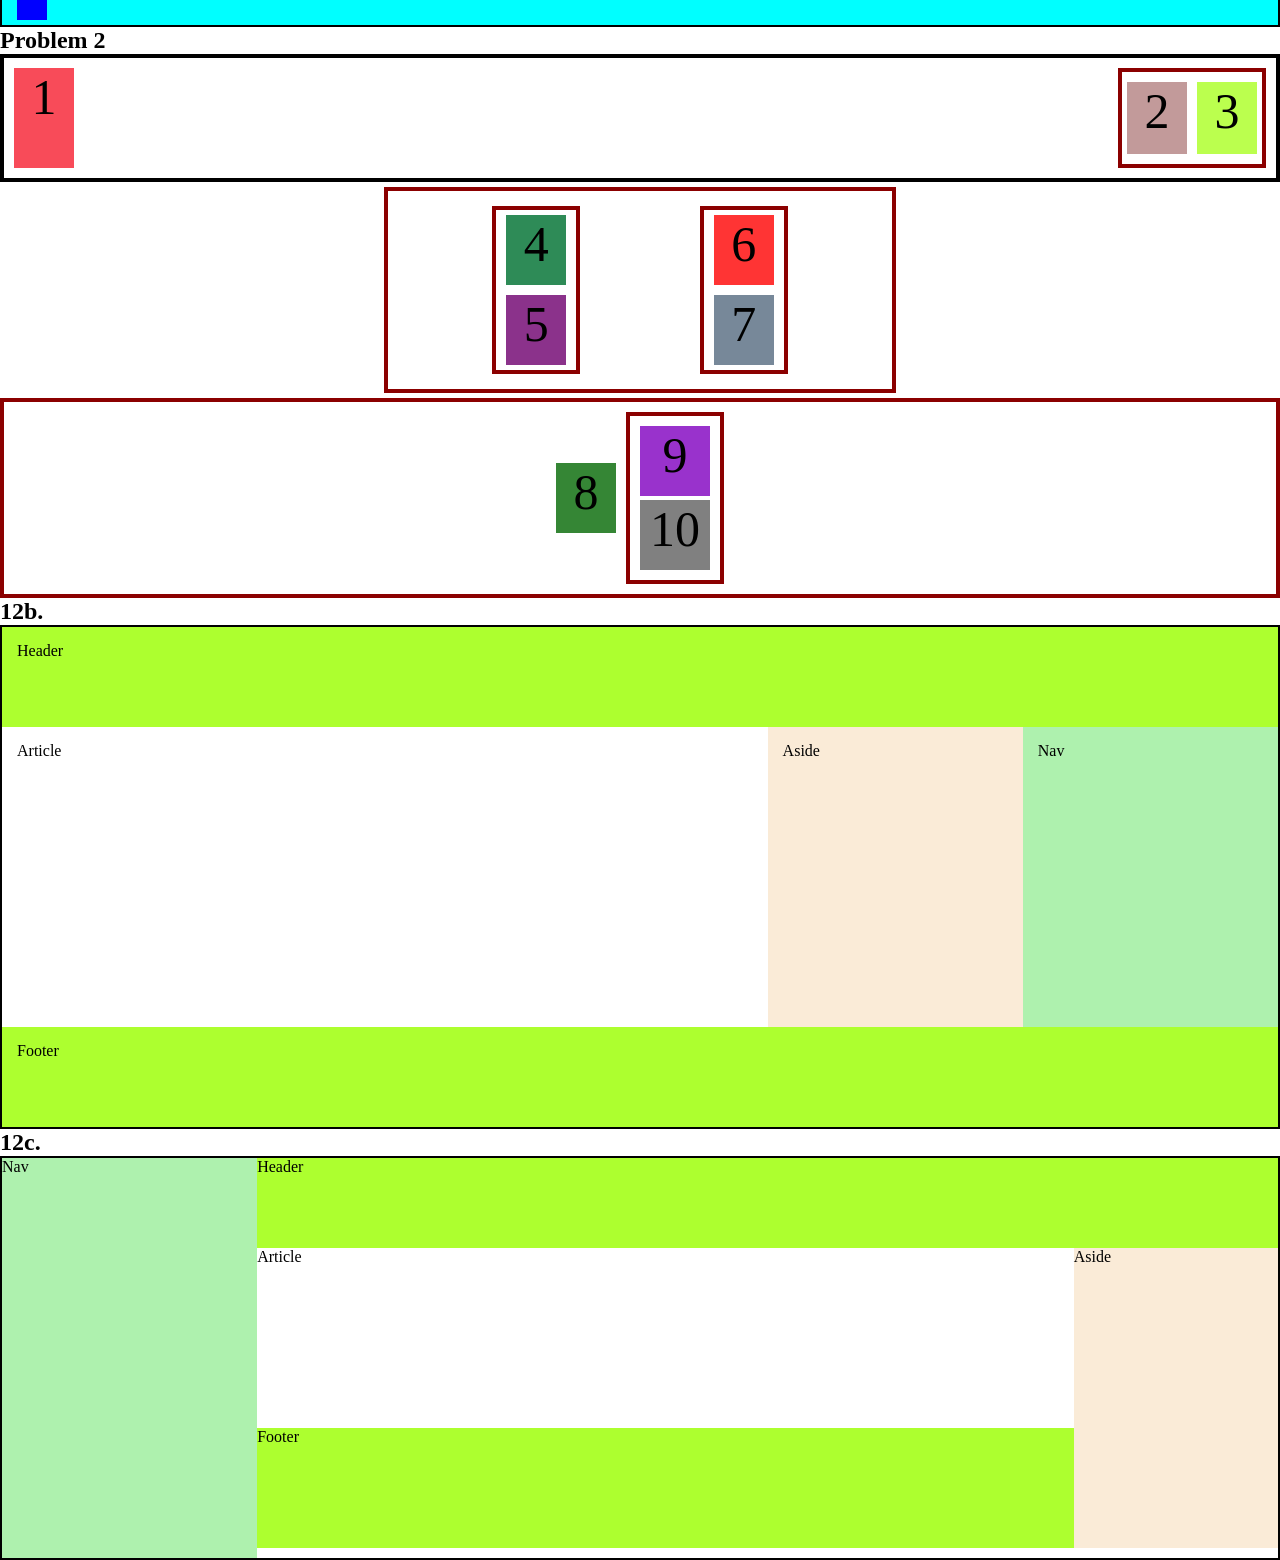
<file: htmls/flex-box.html>
<!DOCTYPE html>
<html lang="en">
<head>
    <meta charset="UTF-8">
    <meta name="viewport" content="width=device-width, initial-scale=1.0">
    <title>Flex Box</title>
    <link rel="stylesheet" href="../css/flex-box.css">
</head>
<body>
    
    <main>

        <div class="animation-div">
            <div class="oval-div">    
            </div>
            <div class="inner-div">
                <p>Hello World</p>
                <img src="/Images/raised-hand-with-fingers-splayed-emoji-1798x2048-elg5imy9.png" alt="">
            </div>
            <div class="square"></div>
        </div>

        <p>Number 2</p>
        <div class="box box1">1</div>
        <p>Number 3</p>
        <div class="box box2">2</div>
        <div class="box box3">3</div>
        <p>Number 4</p>
        <h1 class="hi-div">Hi!</h1>
        <div class="box-group">
            
            <div class="boxs box4"></div>
            <div class="boxs box5"></div>
            <div class="boxs box6"></div>
            <div class="boxs box7"></div>
            
        </div>
        
    </main>


    <h1>Flexbox Project</h1>

    <div class="Problem-1">
        <h2>Problem 1</h2>
        <div class="flex-container">
            <div class="e1box1">1</div>
            <div class="e1box2">2</div>
            <div class="e1box3">3</div>
            <div class="e1box4">4</div>
        </div>
    </div>

    <h2>Problem 2</h2>

    <div class="prob2-cont">
        <div class="top-part">

            <div class="left-sing">1</div>

            <div class="right-doub">
                <div class="left-div-in">2</div>
                <div class="right-div-in">3</div>
            </div>
        </div>



        <div class="middle-part">

            <div class="left-col">
                <div class="top-of-left">4</div>
                <div class="bot-of-left">5</div>
            </div>

            <div class="right-col">
                <div class="top-of-right">6</div>
                <div class="bot-of-right">7</div>
            </div>

        </div>



        <div class="bot-part">

            <div class="sign-on-left">8</div>

            <div class="doub-on-right">
                <div class="top-in-right">9</div>
                <div class="bot-in-right">10</div>
            </div>

        </div>
    </div>
    
    <h2>12b.</h2>

    <div class="prob-12b">

        <div class="header-cont1">
            Header
        </div>

        <div class="mid-sect1">
            <div class="article-cont1">Article</div>
            <div class="aside-cont1">Aside</div>
            <div class="nav-cont1">Nav</div>
        </div>
        
        <div class="footer-cont1">Footer</div>

    </div>

    <h2>12c.</h2>

    <div class="prob-12c">

        <div class="left">
            <div class="nav-cont2">Nav</div>
        </div>
        
        
        
        
        <div class="right">
            <div class="header-cont2">Header</div>
            <div class="group-cont">
                <div class="small-group">
                    <div class="article-cont2">Article</div>
                    <div class="footer-cont2">Footer</div>
                </div>  
                
                <div class="aside-cont2">Aside</div>
            </div>
            
        </div>
        

    </div>

</body>
</html>
</file>
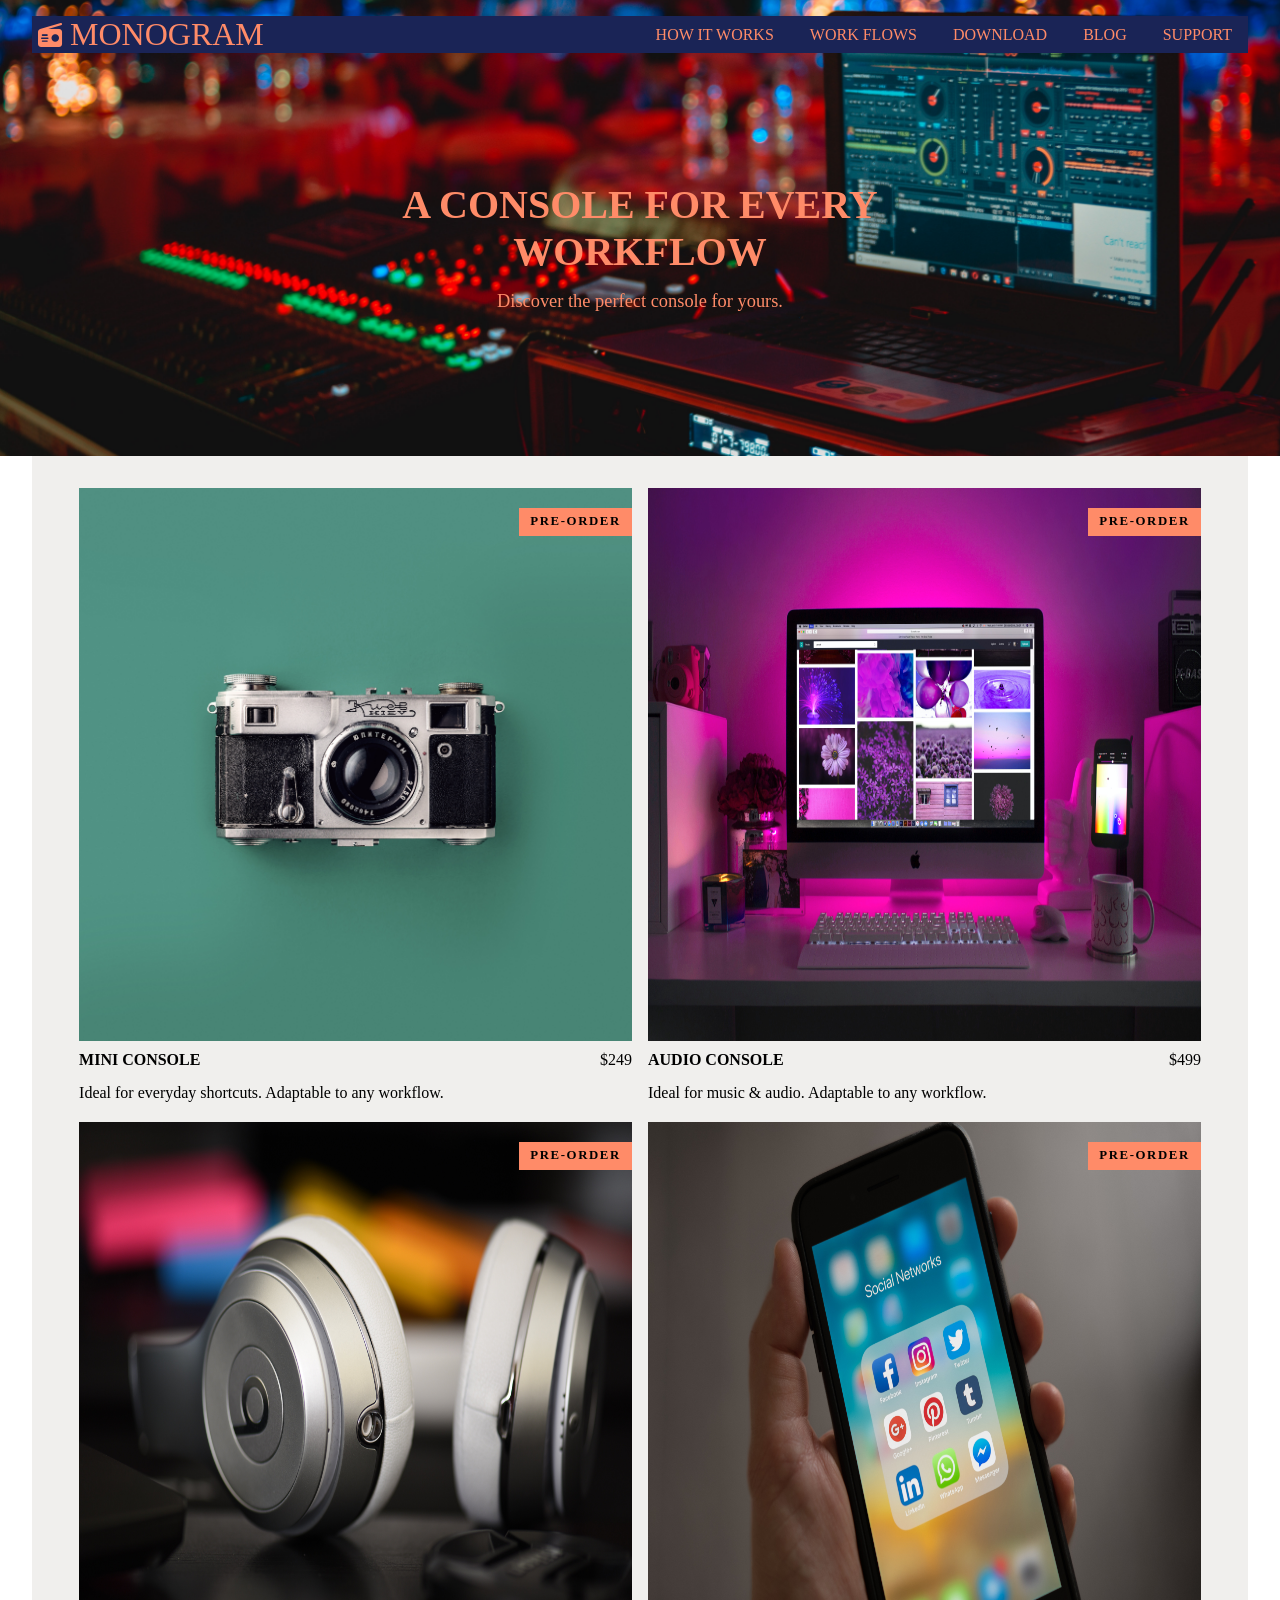
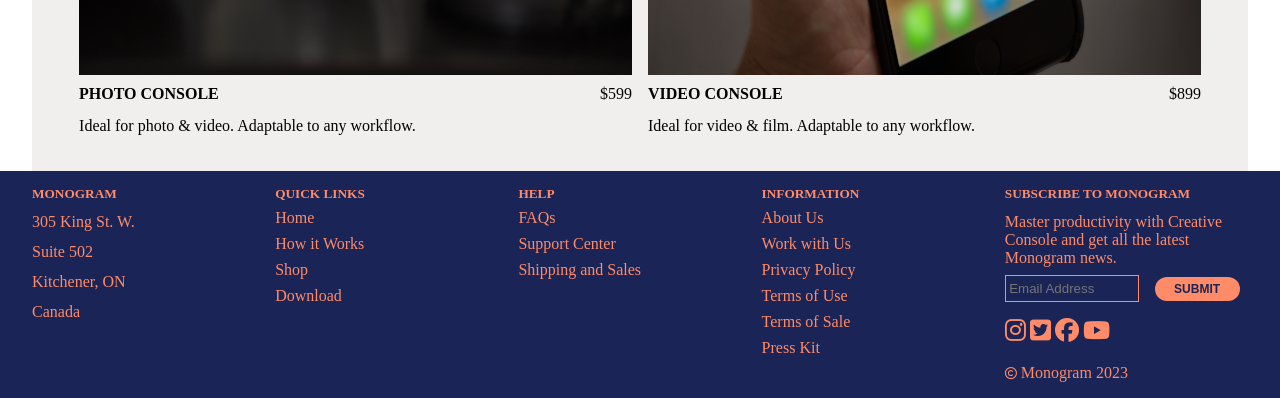
<file: htmls/monogram.html>
<!DOCTYPE html>
<html lang="en">
<head>
    <meta charset="UTF-8">
    <meta name="viewport" content="width=device-width, initial-scale=1.0">
    <title>Monogram</title>
    <link rel="stylesheet" href="../css/monogram.css">
    <link rel="stylesheet" href="https://cdnjs.cloudflare.com/ajax/libs/font-awesome/6.4.2/css/all.min.css" integrity="sha512-z3gLpd7yknf1YoNbCzqRKc4qyor8gaKU1qmn+CShxbuBusANI9QpRohGBreCFkKxLhei6S9CQXFEbbKuqLg0DA==" crossorigin="anonymous" referrerpolicy="no-referrer" />
</head>
<body>
    <div class="hero-section">
        <header>
            <div class="header-left">
                <i class="fa-solid fa-radio"></i> 
                <p>Monogram</p>
            </div>
            <nav>
                <a href="">How It Works</a>
                <a href="">Work Flows</a>
                <a href="">Download</a>
                <a href="">Blog</a>
                <a href="">Support</a>
            </nav>
        </header>
        <div class="hero">
            <h1>A Console For Every Workflow</h1>
            <p>Discover the perfect console for yours.</p>
        </div>
    </div>

    <div class="products">
        <div class="product" id="0">
            <img src="../Images/Mono-images/img1.jpg" alt="Mini Console">
            <p class="pre-order-btn">Pre-Order</p>
            <!-- <p>Pre-Order</p> -->
            <div class="item">
                <p class="item-name">Mini Console</p>
                <div class="shop-btn" id="0">shop now</div>
                <p class="item-price" id="0">$249</p>  
            </div>
            <p class="item-description">Ideal for everyday shortcuts. Adaptable to any workflow.</p>
        </div>
        <div class="product" id="1">
            <img src="../Images/Mono-images/img2.jpg" alt="Audio Console">
            <p class="pre-order-btn">Pre-Order</p>
            <!-- <p>Pre-Order</p> -->
            <div class="item">
                <p class="item-name">Audio Console</p>
                <div class="shop-btn" id="1">shop now</div>
                <p class="item-price" id="1">$499</p>
            </div>
            <p class="item-description">Ideal for music & audio. Adaptable to any workflow.</p>
        </div>
        <div class="product" id="2">
            <img src="../Images/Mono-images/img3.jpg" alt="Photo Console">
            <p class="pre-order-btn">Pre-Order</p>
            <!-- <p>Pre-Order</p> -->
            <div class="item">
                <p class="item-name">Photo Console</p>
                <div class="shop-btn" id="2">shop now</div>
                <p class="item-price" id="2">$599</p>
            </div>
            <p class="item-description">Ideal for photo & video. Adaptable to any workflow.</p>
        </div>
        <div class="product" id="3">
            <img src="../Images/Mono-images/img4.jpg" alt="Video Console">
            <p class="pre-order-btn">Pre-Order</p>
            <!-- <p>Pre-Order</p> -->
            <div class="item">
                <p class="item-name">Video Console</p>
                <div class="shop-btn" id="3">shop now</div>
                <p class="item-price" id="3">$899</p>
            </div>
            <p class="item-description">Ideal for video & film. Adaptable to any workflow.</p>
        </div>
    </div>

    <footer>
        <div class="footer-col">
            <h5>Monogram</h5>
            <p>305 King St. W.</p>
            <p>Suite 502</p>
            <p>Kitchener, ON</p>
            <p>Canada</p>    
        </div>
        <div class="footer-col">
            <h5>Quick Links</h5>
            <a href="">Home</a>
            <a href="">How it Works</a>
            <a href="">Shop</a>
            <a href="">Download</a>
        </div>
        <div class="footer-col">
            <h5>Help</h5>
            <a href="">FAQs</a>
            <a href="">Support Center</a>
            <a href="">Shipping and Sales</a>
        </div>
        <div class="footer-col">
            <h5>Information</h5>
            <a href="">About Us</a>
            <a href="">Work with Us</a>
            <a href="">Privacy Policy</a>
            <a href="">Terms of Use</a>
            <a href="">Terms of Sale</a>
            <a href="">Press Kit</a>
        </div>
        <div class="footer-col">
            <h5>Subscribe To Monogram</h5>
            <p>Master productivity with Creative Console and get all the latest Monogram news.</p>
            <form action="">
                <input type="Email Address" placeholder="Email Address">
                <button>Submit</button>
            </form>
            <div>
                <a href=""><i class="fa-brands fa-instagram"></i></a>
                <a href=""><i class="fa-brands fa-square-twitter"></i></a>
                <a href=""><i class="fa-brands fa-facebook"></i></a>
                <a href=""><i class="fa-brands fa-youtube"></i></a>
            </div>
            <p><i class="fa-regular fa-copyright"></i> Monogram 2023</p>
        </div>
    </footer>

    <script src="../js/monogram.js"></script>

</body>
</html>
</file>
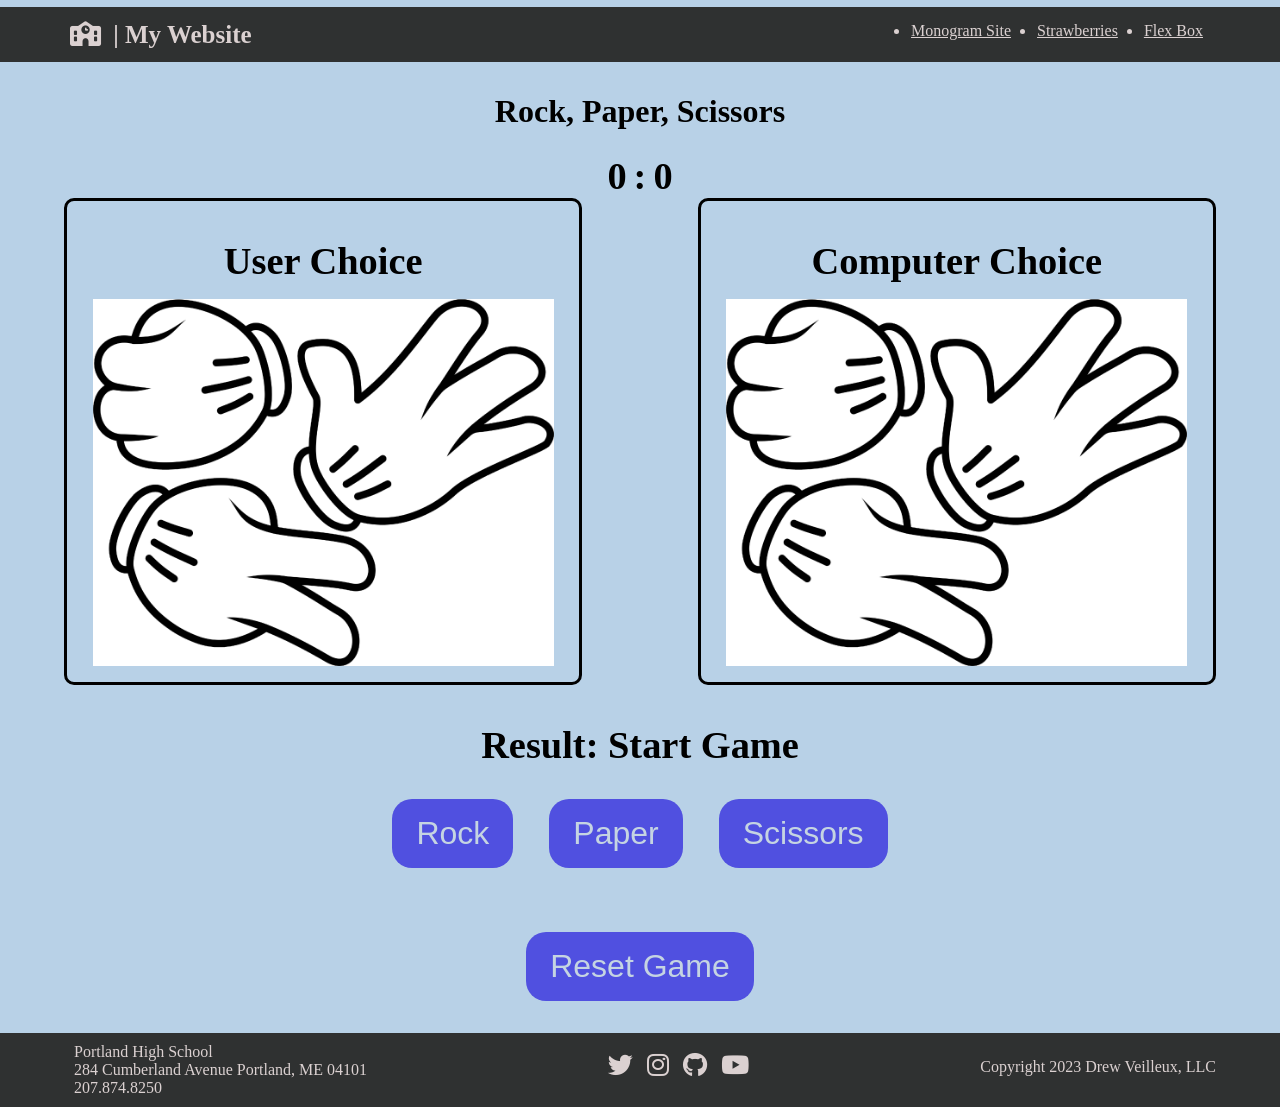
<file: htmls/rps.html>
<!DOCTYPE html>
<html lang="en">
<head>
    <meta charset="UTF-8">
    <meta http-equiv="X-UA-Compatible" content="IE=edge">
    <meta name="viewport" content="width=device-width, initial-scale=1.0">
    <title>Rock, Paper, Scissors</title>
    <link rel="stylesheet" href="../css/rps.css">
    <link rel="stylesheet" href="https://cdnjs.cloudflare.com/ajax/libs/font-awesome/6.4.2/css/all.min.css" integrity="sha512-z3gLpd7yknf1YoNbCzqRKc4qyor8gaKU1qmn+CShxbuBusANI9QpRohGBreCFkKxLhei6S9CQXFEbbKuqLg0DA==" crossorigin="anonymous" referrerpolicy="no-referrer" />
</head>
<body>
    
    <header>
        <h1 class="header-title"><a class="header-links" href="../index.html" target=""><i class="fa-solid fa-school"></i></a> | My Website</h1>
        <ul class="list">
            <li class="list-item"><a class="header-links" href="./monogram.html">Monogram Site</a></li>
            <li class="list-item"><a class="header-links" href="./strawberries.html">Strawberries</a></li>
            <li class="list-item"><a class="header-links" href="./flex-box.html">Flex Box</a></li>
        </ul>

    </header>



    <main>
        <h1>Rock, Paper, Scissors</h1>
        <div class="score">
            <h2 class="user-score-display">0</h2>
            <h2 class="score">:</h2>
            <h2 class="comp-score-display">0</h2>
        </div>
        <div class="choice-container">
            <div class="user-frame">
                <h2>User Choice</h2>
                <img src="../Images/Rps-images/rps4.png" class='user-img' alt="rps">
            </div>
            <div class="computer-frame">
                <h2>Computer Choice</h2>
                <img src="../Images/Rps-images/rps4.png" class='comp-img' alt="rps">
            </div>
        </div>
        
        <h2>Result: <span class="result">Start Game</span></h2>

        <div class="user-choices">
            <button id="rock">Rock</button>
            <button id="paper">Paper</button>
            <button id="scissors">Scissors</button>
        </div>
        <button id="reset">Reset Game</button>
    </main>




    <footer>
        <div class="footer-left">
            <p class="footer-left-text">Portland High School <br> 284 Cumberland Avenue Portland, ME 04101 <br>207.874.8250</p>
        </div>

        <div class="footer-middle">
            <a class="footer-icons" href="https://www.twitter.com"><i class="fa-brands fa-twitter"></i></a>
            <a class="footer-icons" href="https://www.instagram.com"><i class="fa-brands fa-instagram"></i></a>
            <a class="footer-icons" href="https://github.com/drewvex23?tab=repositories"><i class="fa-brands fa-github"></i></a>
            <a class="footer-icons" href="https://www.youtube.com"><i class="fa-brands fa-youtube"></i></a>
        </div>

        <div class="footer-right">
            Copyright 2023 Drew Veilleux, LLC
        </div>
    </footer>
    
    
    <script src="../js/script.js"></script>
</body>
</html>
</file>
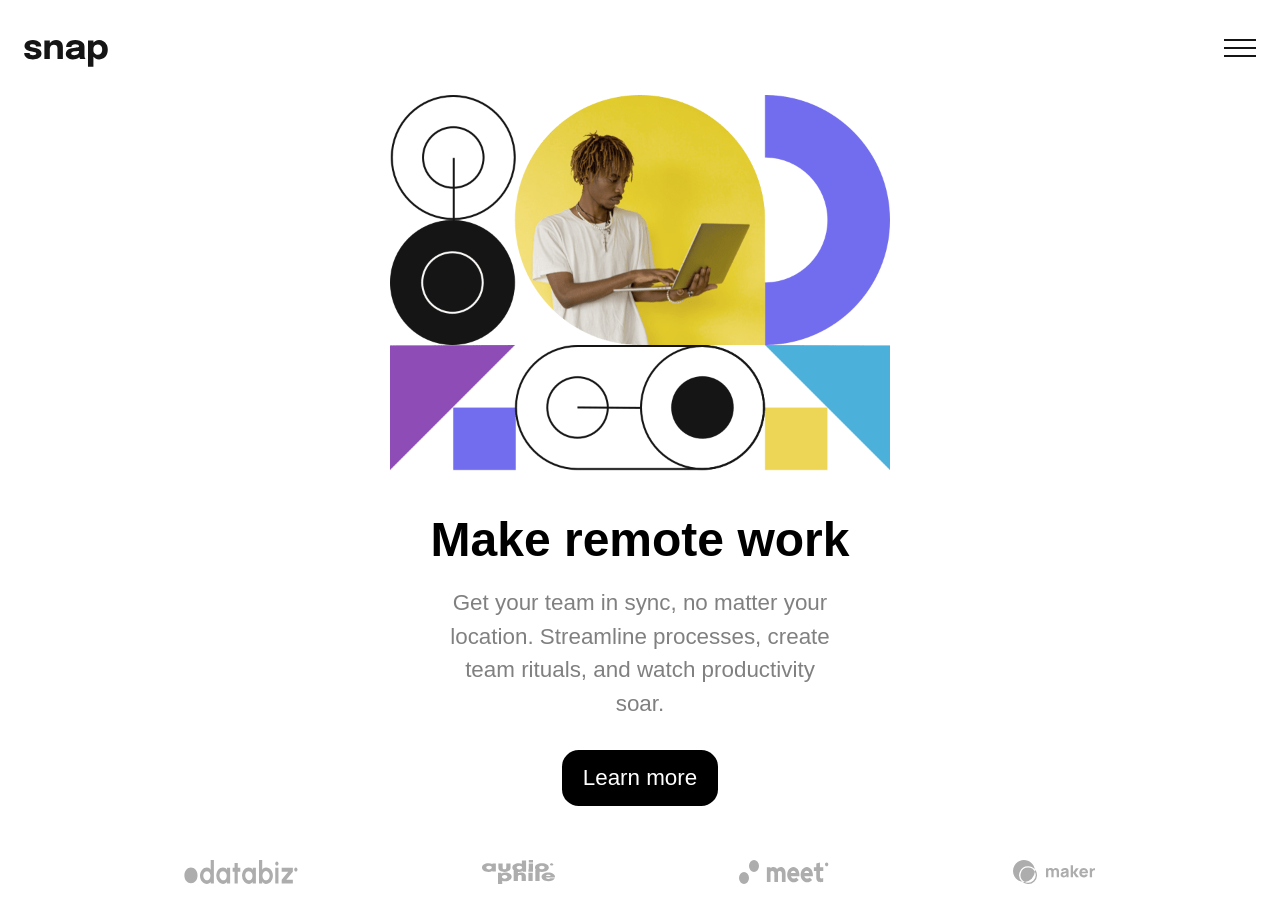
<file: htmls/snap.html>
<!DOCTYPE html>
<html lang="en">
<head>
    <meta charset="UTF-8">
    <meta name="viewport" content="width=device-width, initial-scale=1.0">
    <link rel="stylesheet" href="../css/snap.css">
    <link rel="stylesheet" href="https://cdnjs.cloudflare.com/ajax/libs/font-awesome/6.4.2/css/all.min.css" integrity="sha512-z3gLpd7yknf1YoNbCzqRKc4qyor8gaKU1qmn+CShxbuBusANI9QpRohGBreCFkKxLhei6S9CQXFEbbKuqLg0DA==" crossorigin="anonymous" referrerpolicy="no-referrer" />
    <title>Snap</title>
</head>
<body>

    <div class="feature-links-desktop">
        <a href=""><span><img src="../Images/Snap-images/icon-todo.svg" alt=""></span>Todo List</a>
        <a href=""><span><img src="../Images/Snap-images/icon-calendar.svg" alt=""></span> Calender</a>
        <a href=""><span><img src="../Images/Snap-images/icon-reminders.svg" alt=""></span> Reminders</a>
        <a href=""><span><img src="../Images/Snap-images/icon-planning.svg" alt=""></span> Planning</a>
    </div>

    <div class="company-area-links-desktop">
        <a href="">History</a>
        <a href="">Out Team</a>
        <a href="">Blog</a>
    </div>

    <header>
        
        <div class="left-side-header">
            <div class="title-div">
                <img src="../Images/Snap-images/logo.svg" alt="">
            </div>
            <div class="link-div">
                <div class="features-link-area-desktop">
                    <div class="features-drop-desktop">
                        <p><span>Features</span><img class="features-arrow-desktop" src="../Images/Snap-images/icon-arrow-down.svg" alt=""></p>
                        
                    </div>
                    
                    
                </div>
                <div class="company-link-area-desktop">
                    <div class="company-drop-desktop">
                        <p><span>Company</span><img class="company-arrow-desktop" src="../Images/Snap-images/icon-arrow-down.svg" alt=""></p>
                        
                    </div>
                    
                </div>
                <a href="">Careers</a>
                <a href="">About</a>
            </div>
        </div>
        
        <div class="right-side-header">
            <button class="login-button-desktop">Login</button>
            <button class="register-button-desktop">Register</button>
            <img class="menu-img" src="../Images/Snap-images/icon-menu.svg" alt="">
        </div>

        <div class="menu-area">
            <div class="close-menu-area">
                <img class="close-menu-icon" src="../Images/Snap-images/icon-close-menu.svg" alt="">
            </div>
            <div class="features-link-area">
                <div class="features-drop">
                    <p><span>Features</span><img class="features-arrow" src="../Images/Snap-images/icon-arrow-down.svg" alt=""></p>
                    
                </div>
                
                <div class="feature-links">
                    <a href=""><span><img src="../Images/Snap-images/icon-todo.svg" alt=""></span>Todo List</a>
                    <a href=""><span><img src="../Images/Snap-images/icon-calendar.svg" alt=""></span> Calender</a>
                    <a href=""><span><img src="../Images/Snap-images/icon-reminders.svg" alt=""></span> Reminders</a>
                    <a href=""><span><img src="../Images/Snap-images/icon-planning.svg" alt=""></span> Planning</a>
                </div>
            </div>
            <div class="company-link-area">
                <div class="company-drop">
                    <p><span>Company</span><img class="company-arrow" src="../Images/Snap-images/icon-arrow-down.svg" alt=""></p>
                    
                </div>
                <div class="company-area-links">
                    <a href="">History</a>
                    <a href="">Out Tream</a>
                    <a href="">Blog</a>
                </div>
            </div>

            <div class="other-two-links">
                <a class="career-link" href="">Careers</a>
                <a class="about-link" href="">About</a>
            </div>
            
            <div class="menu-button-div">
                <button class="login-button-menu">Login</button>
                <button class="register-button-menu">Register</button>
            </div>
            
        </div>
    </header>

    
    <section>
        <div class="left-div-main">
            <h1>Make remote work</h1>
            <p>Get your team in sync, no matter your location. Streamline processes, create team rituals, and watch productivity soar.</p>
            <button>Learn more</button>
            <div class="sponsor-div">
                <img src="../Images/Snap-images/client-databiz.svg" alt="">
                <img src="../Images/Snap-images/client-audiophile.svg" alt="">
                <img src="../Images/Snap-images/client-meet.svg" alt="">
                <img src="../Images/Snap-images/client-maker.svg" alt="">
            </div>
        </div>
        <div class="right-div-main">
            <img class="mobile-hero" src="../Images/Snap-images/image-hero-mobile.png" alt="">
            <img class="desktop-hero" src="../Images/Snap-images/image-hero-desktop.png" alt="">
        </div>
    </section>

    <script src="../js/snap.js"></script>

</body>
</html>
</file>
<file: style.css>
* {
    margin: 0px;
    
    color: rgb(219, 209, 209);
    box-sizing: border-box;
}

main p {
    font-weight: bold;
    font-size: 1.2rem;
}

.fa-brands {
    margin: 5px;
    font-size: 25px;
    background-color: inherit;
}

.fa-solid {
    margin: 5px;
    font-size: 25px;
    background-color: inherit;
}







header {
    display: flex;
    justify-content: space-between;
    background-color: rgb(47, 49, 49);
    margin: 7px 0px;
    padding-left: 5%;
    padding-right: 5%;
}


.header-title {
    font-size: 25px;
    background-color: inherit;
    margin: 10px 0px;
}

.list {
    display: flex;
    background-color: inherit;
    margin: 10px 0px;
}

.hamburger-menu {
    display: none;
    background-color: inherit;
}

.hamburger-menu-open {
    display: none;
    background-color: inherit;
}

.link-area {
    display: none;
}

.list-item {
    margin: 5px 12px;
    background-color: inherit;
}

.header-links {
    background-color: inherit;
    border: 1px transparent solid;
}







.section2 {
    padding: 2em;
    display: flex;
    flex-direction: column;
    align-items: center;
}

.sect2-div {
    display: flex;
    flex-direction: row;
    align-items: center;
    padding-top: 3em;
    padding-bottom: 7em;
}

.sect2-header {
    text-align: center;
}

.sect2-header h3 {
    color: #4c4e61;
    font-family: 'Poppins', sans-serif;
    font-size: 2rem;
}

.sect2-header h2 {
    color: #4c4e61;
    font-family: 'Poppins', sans-serif;
    font-weight: 200;
    font-size: 2rem;
}

.sect2-header p {
    color: #a3a5ae;
    font-family: 'Poppins', sans-serif;
    width: 670px;
    font-size: 1.25rem;
    padding: 1em 0;
    padding-bottom: 3em;
}


.sect2-container h4 {
    font-family: 'Poppins', sans-serif;
    font-size: 1.5rem;
    padding-bottom: .25em;
    color: #4c4e61;
}

.sect2-container p {
    color: #a3a5ae;
    font-family: 'Poppins', sans-serif;
    line-height: 2rem;
}

.sect2-img-cont{
    width: 100%;
    display: flex;
    justify-content: flex-end;
    padding: 1em;
}

.sect2-container {
    width: 375px;
    padding: 1em;
    margin-bottom: 1.25em;
    border-top: 5px solid;
    box-shadow: 7px 7px 10px;
    margin-bottom: 2.5em;
    border-radius: 1em;   
}

.first-cont {
    border-color: #45d3d3;
}

.second-cont {
    border-color: #ea5353;
}

.third-cont {
    border-color: #fcaf4a;
}

.forth-cont {
    border-color:  #549ef2;
}

.sect2-group-containers {
    margin: 0 2em;
}







.section1 {
    font-family: 'Work Sans', sans-serif;
    background-color: #f7daeb;
    height: auto;
    margin: 0;
    padding: 0;
    display: flex;
    flex-direction: column;
    align-items: center;
    
}

.hero-image {
    width: 100%;
    background-color: #f7daeb;
    height: auto;
    padding-bottom: 25em;
}

.hero-image img {
    width: 100%;
    max-height: 20em;
}

.hover-div {
    width: 350px;
    display: flex;
    flex-direction: column;
    position: absolute;
    top: 80em;
    border-radius: .5em;
    padding: 0 1.5em;
    background-color: #fff5f5;
}

.header-part {
    display: flex;
    align-items: center;
    font-size: 1.5rem;
    padding: 1em 0;
    background-color: inherit;
}

.header-part h1 {
    margin-left: 1em;
    background-color: inherit;
    color: #221524;
}

.header-part img {
    background-color: inherit;
}

.header-group {
    background-color: inherit;
    display: flex;
    justify-content: space-between;
}

.header-group h2 {
    background-color: inherit;
    color: #221524;
    font-size: 1.25rem;
    width: 53vw;
}

.header-group img {
    background-color: inherit;
}

.group {
    background-color: inherit;
    margin-bottom: 3em;
}

.text-part {
    background-color: inherit;
}

.text-part p {
    background-color: inherit;
    color: #7a697d;
    display: none;
    margin-top: 1.5em;
    line-height: 1.5em;
    width: 310px;
}

.header-group .image-two {
    display: none;
}







main {
    background-image: url('./Images/Html-images/bg-intro-desktop.png');
    background-color: hsl(0, 100%, 74%);
    height: 950px;
    display: flex;
    font-family: 'Poppins', sans-serif;
    align-items: center;
    justify-content: center;
}

.explanation-sect {
    display: flex;
    flex-direction: column;
    align-items: center; 
    margin-right: 4em; 
}

.explanation-sect h3{
    font-weight: 700;
    font-size: 3em;
    width: 500px;
    line-height: 1.25em;
}

.explanation-sect p {
    font-weight: 500;
    font-size: 1em;
    width: 500px;
    padding: 1em 0;
    
}

.form-sect {
    width: 550px;
    display: flex;
    flex-direction: column;
    align-items: center;
    
}

.the-form {
    width: 525px;
    height: 500px;
    padding: 2.5em;
    background-color: white;
    border-radius: .75em;
    display: flex;
    flex-direction: column;
    align-items: center;
    box-shadow: 0em .5em 1em black;
}

.the-form input {
    height: 75px;
    width: 100%;
    padding: 1.5em 2.5em;
    font-family: 'Poppins', sans-serif;
    font-weight: 700;
    border-radius: .5em;
    border: 1px solid lightgray;
    margin-bottom: 1.5em;
    
}

.first-name{
    color: black;
}

.last-name{
    color: black;
}

.email-address{
    color: black;
}

.password{
    color: black;
}


.form-sect button {
    width: 525px;
    height: 60px;
    background-color: hsl(248, 32%, 49%);
    font-family: 'Poppins', sans-serif;
    padding: 0 5em;
    
    margin-bottom: 1.5em;
    border-radius: .75em;
    border: none;
    box-shadow: 0em .5em 1em black;
}

.form-sect p {
    width: 400px;
    font-size: .7em;
    text-align: center;
    
    align-self: center;
}

.form-sect a {
    color: hsl(0, 100%, 74%);
    text-decoration: none;
}

.span-btn-text {
    font-weight: 700;
}

.first-name {
    width: 100%;
}

.submit-btn {
    font-family: 'Poppins', sans-serif;
    font-weight: 600;
    background-color: hsl(154, 59%, 51%);
    
}

.weather-container {
    display: flex;
    flex-direction: row;
    width: 400px;
    height: 100px;
    border: 1px solid black;
    justify-content: space-between;
    align-items: center;
    background-color: #646cbb;
    padding: 0 1em;
    margin-top: 2em;
    margin-left: 2em;
    border-radius: 1em;
}

.weather-container p {
    color: black;
    font-family: 'Segoe UI', Tahoma, Geneva, Verdana, sans-serif;
    font-weight: 600;
}

.city-weather {
    font-weight: 700;
    font-style: italic;
}

.condition {
    text-transform: capitalize;
}



@media (max-width: 1210px) {
    main {
        flex-direction: column;
        align-items: center;
        font-family: 'Poppins', sans-serif;
    }

    .explanation-sect {
        display: flex;
        flex-direction: column;
        align-items: center;  
        margin: 0;
    }

    .explanation-sect h3{
        font-weight: 700;
        font-size: 1.75em;
        width: 300px;
        text-align: center;
        margin-top: 3em;
    }

    .explanation-sect p {
        font-weight: 500;
        font-size: 1em;
        width: 315px;
        text-align: center;
        padding: 1em 0;
    }

    .form-sect {
        width: 375px;
        display: flex;
        flex-direction: column;
        align-items: center;
    }

    .the-form {
        width: 315px;
        height: 400px;
        padding: 1.5em;
        background-color: white;
        border-radius: .75em;
        display: flex;
        flex-direction: column;
        align-items: center;
        margin: 0;
    }

    .the-form input {
        height: 50px;
        width: 100%;
        padding: 1em;
        font-family: 'Poppins', sans-serif;
        font-weight: 600;
        border-radius: .5em;
        border: 1px solid lightgray;
        margin-bottom: 1em;
        
    }

    .form-sect button {
        width: 315px;
        height: 80px;
        background-color: hsl(248, 32%, 49%);
        font-family: 'Poppins', sans-serif;
        padding: 0 5em;
        margin-top: 3em;
        margin-bottom: 1.5em;
        border-radius: .75em;
        border: none;
        box-shadow: 0em .5em 1em black;
    }

    .form-sect p {
        width: 250px;
        font-size: .7em;
        text-align: center;
        
        align-self: center;
    }

    .form-sect a {
        color: hsl(0, 100%, 74%);
        text-decoration: none;
    }

    .span-btn-text {
        font-weight: 700;
    }

    .first-name {
        width: 100%;
    }

    .submit-btn {
        font-family: 'Poppins', sans-serif;
        font-weight: 600;
        background-color: hsl(154, 59%, 51%);
        
    }
}

@media (max-width: 1020px) {
    .list {
        display: none;
    }
    header {
        align-items: center;
    }
    .hamburger-menu {
        display: block;
    }
    .hamburger-menu-open {
        display: none;
        background-color: inherit;
    }
    .link-area {
        position: absolute;
        top: 62px;
        left: 0;
        width: 100%;
        font-size: 2em;
        display: block;
        align-items: center;
        font-family: 'Times New Roman', Times, serif;
        display: none;
        border: 1px solid rgb(47, 49, 49);
        background-color: gray;
    }
    .link-area-list {
        display: flex;
        flex-direction: column;
        align-items: center;
        padding: 1em;
        
    }
}

@media (max-width: 1210px) {
    .sect2-header p {
        width: 390px;
    }
    .sect2-div {
        flex-direction: column;
    }
    .hover-div {
        top: 112em;
    }
}







footer {
    display: flex;
    justify-content: space-between;
    background-color: rgb(47, 49, 49);
    
    padding-left: 5%;
    padding-right: 5%;
   
}

.footer-left {
    background-color: inherit;
    background-color: rgb(47, 49, 49);
}

.footer-left-text {
    background-color: inherit;
    margin: 10px;
    background-color: rgb(47, 49, 49);
}

.footer-middle {
    background-color: inherit;
    padding-top: 15px;
}

.footer-icons {
    background-color: inherit;
    
}

.footer-right {
    background-color: inherit;
    padding-top: 25px;
}

.header-links:hover {
    border: 1px rgb(219, 209, 209) solid;
    font-style: italic;
    font-weight: bold;
}
</file>
<file: berk-hath.css>
.heading-text {
    color: navy;
    text-align: center;
    margin: 0px;
    line-break: strict;
    font-weight: bold;
}

.organization-heading {
    font-size: 18px;
}

.address-heading {
    font-size: 13px;
}

.state-zip-heading {
    font-size: 13px;
}

.title-heading {
    font-size: 16px;
    margin-bottom: 17px;
}

.left {
    float: left;
    width: 50%;
    height: 400px;
}

.right {
    float: right;
    width: 50%;
    height: 400px;
}

.left-list {
    margin: 15px;
}

.right-list {
    margin: 15px;
}

.geico-logo {
    text-align: center;
    margin: 0px;
    margin-top: 15px;
    color: navy;
    font-family: fantasy;
}

.geico-text {
    text-align: center;
    margin: 0px;
    color: navy;
    font-size: 10px;
    margin-bottom: 15px;
}

.com-text {
    font-size: 13px;
    color: navy;
}

.legal-disclaimer {
    font-size: 12px;
    color: navy;
}
</file>
<file: 1. Bershire Hathaway/berk-hath.css>
.heading-text {
    color: navy;
    text-align: center;
    margin: 0px;
    line-break: strict;
    font-weight: bold;
}

.organization-heading {
    font-size: 18px;
}

.address-heading {
    font-size: 13px;
}

.state-zip-heading {
    font-size: 13px;
}

.title-heading {
    font-size: 16px;
    margin-bottom: 17px;
}

.left {
    float: left;
    width: 50%;
    height: 400px;
}

.right {
    float: right;
    width: 50%;
    height: 400px;
}

.left-list {
    margin: 15px;
}

.right-list {
    margin: 15px;
}

.geico-logo {
    text-align: center;
    margin: 0px;
    margin-top: 15px;
    color: navy;
    font-family: fantasy;
}

.geico-text {
    text-align: center;
    margin: 0px;
    color: navy;
    font-size: 10px;
    margin-bottom: 15px;
}

.com-text {
    font-size: 13px;
    color: navy;
}

.legal-disclaimer {
    font-size: 12px;
    color: navy;
}
</file>
<file: 2. Strawberries/strawberries.css>
body {
    font-family: sans-serif;
    font-size: 15px;
}

.outter-box {
   background-color: red; 
   
}
.inside-box {
    background-color: white;
    border: 4px black solid;
    width: 70%;
    margin: 0px auto;
    
}

.title {
    font-family: 'Courier New', Courier, monospace;
    font-weight: bold;
    font-style: italic;
    text-align: center;
    font-size: 30px;
    margin: 0px;
}

.intro-text {
    margin: 20px 30px;
    
}



.straw-image {
    display: block;
    margin: 0px auto;
    border: 4px red dashed;
    
}

.where-plant {
    color: red;
    font-size: 18px;
    margin:  20px;
    font-style: italic;
}

.conditions {
    margin:  20px 20px;
}

.condition-list {
    margin:  20px 20px;
}

.plant-instructions {
    margin:  20px 20px;
}

.footer {
    color: red;
    font-size: 18px;
    margin:  20px;
    font-style: italic;
    font-weight: bold;
}
</file>
<file: css/monogram.css>
* {
    box-sizing: border-box;
    margin: 0;
    padding: 0;
}

.hero-section {
    background-image: url(../Images/Mono-images/console.jpg);
    background-position: center;
    background-repeat: no-repeat;
    background-size: cover;
    color:#ff8b68;
    margin-top: 0;
    padding-top: 1em;
}

header {
    display: flex;
    justify-content: space-between;
    align-items: center;
    width: 95%;
    max-width: 2000px;
    margin: 0 auto;
    background-color: #1a2456;
    color: #ff8b68;
    margin-bottom: 8em;
}

.header-left p {
    font-size: clamp(1.2rem, 3.5vw, 2rem);
    margin-left: .25em;
}

.header-left i {
    font-size: clamp(.75rem, 3.5vw, 1.5rem);
    margin-left: .25em;
}

.header-left {
    display: flex;
    align-items: center;
    text-transform: uppercase;
}

nav a {
    text-decoration: none;
    font-size: clamp(.5rem, 1.25vw, 3rem);
    color: #ff8b68;
    text-transform: uppercase;
    margin: 0 1em;
}

nav a:hover {
    text-decoration: underline;
}

.hero {
    width: 95%;
    max-width: 2000px;
    margin: 0 auto;
    text-align: center;
    padding-bottom: 8em;
}

.hero h1 {
    font-size: clamp(2rem, 4vw, 2.5rem);
    width: 50%;
    margin: 0 auto;
    text-align: center;
    text-transform: uppercase;
}

.hero p {
    width: 70%;
    margin: 1rem auto;
    text-align: center;
    font-size: clamp(1.15rem, 1vw, 3rem);
}

.products {
    width: 95%;
    max-width: 1800px;
    margin: 0 auto;
    display: flex;
    justify-content: center;
    align-items: center;
    flex-wrap: wrap;
    gap: 1em;
    padding: 2em;
    background-color: #f0efed;
}

.product {
    width: clamp(25em, 48%, 60em);
    display: flex;
    flex-direction: column;
    justify-content: flex-start;
    align-items: space-between;
    position: relative;
    cursor: pointer;
}

.product img {
    display: inline-block;
    aspect-ratio: 1/1;
}


.item {
    margin: .25em 0;    
    display: flex;
    justify-content: space-between;
    align-items: center;
}

.item-name {
    text-transform: uppercase;
    font-weight: bold;
    padding: .4em 0;
}

.item-description {
    margin: .25em 0;
}

.pre-order-btn, 
.shop-btn {
    text-transform: uppercase;
    padding: .4rem .7rem;
    font-weight: bold;
    font-size: .8rem;
    letter-spacing: .1rem;
}

.pre-order-btn {
    background-color: #ff8b68;
    position: absolute;
    top: 20px;
    right: 0;
}

.shop-btn { 
    background-color: #1a2456;
    color: white;
    border-radius: 20px;
    display: none;
    
}





footer {
    padding-left: 2.5vw;
    padding-right: 2.5vw;
    display: flex;
    justify-content: space-between;
    background-color: #1a2456;
    color: #ff8b68;
    
}

footer a {
    color: #ff8b68;
    text-decoration: none;
}

footer a:hover {
    text-decoration: underline;
}

.footer-col {
    width: 50%;
    margin: .5em 0;
    display: flex;
    flex-direction: column;
}

.footer-col a {
    margin: .25em 0;
}

.footer-col h5 {
    margin-bottom: .25em;
    margin-top: .5em;
    text-transform: uppercase;
}

.footer-col p {
    margin: .25em 0;
    margin-top: .5em;
}

.footer-col form {
    margin: .25em 0;

}

.footer-col input {
    width: 55%;
    height: 2em;
    background-color: #1a2456;
    border: .01em solid #ff8b68;
    padding-left: .25em;
    color: #ff8b68;
}

.footer-col button {
    width: 35%;
    margin-left: 1em;
    border-radius: 1em;
    height: 2em;
    background-color: #ff8b68;
    color: #1a2456;
    text-transform: uppercase;
    font-weight: bold;
    font-size: .75rem;
    border: none;
}

.footer-col i {
    margin: .5em 0;
    border-radius: 50%;
    
}

.fa-brands {
    font-size: 1.5em;
}

.fa-regular {
    font-size: .75em;
}

@media (max-width: 700px) {
    footer {
        flex-direction: column-reverse;
    }
}
</file>
<file: css/berk-hath.css>
.heading-text {
    color: navy;
    text-align: center;
    margin: 0px;
    line-break: strict;
    font-weight: bold;
}

.organization-heading {
    font-size: 18px;
}

.address-heading {
    font-size: 13px;
}

.state-zip-heading {
    font-size: 13px;
}

.title-heading {
    font-size: 16px;
    margin-bottom: 17px;
}

.left {
    float: left;
    width: 50%;
    height: 400px;
}

.right {
    float: right;
    width: 50%;
    height: 400px;
}

.left-list {
    margin: 15px;
}

.right-list {
    margin: 15px;
}

.geico-logo {
    text-align: center;
    margin: 0px;
    margin-top: 15px;
    color: navy;
    font-family: fantasy;
}

.geico-text {
    text-align: center;
    margin: 0px;
    color: navy;
    font-size: 10px;
    margin-bottom: 15px;
}

.com-text {
    font-size: 13px;
    color: navy;
}

.legal-disclaimer {
    font-size: 12px;
    color: navy;
}
</file>
<file: css/flex-box.css>
.flex-container {
    display: flex;
    flex-direction: column;
    border: 2px black solid;
    justify-content: space-evenly;
    background-color: aqua;
}

.e1box1 {
    width: 75px;
    height: 75px;
    text-align: center;
    background-color: blue;
    margin: 5px 15px;
    margin-top: 15px;
    color: white;
    font-size: 50px;
}

.e1box2 {
    width: 65px;
    height: 75px;
    text-align: center;
    background-color: blue;
    margin: 5px 15px;
    color: white;
    font-size: 50px;
}

.e1box3 {
    width: 100px;
    height: 75px;
    text-align: center;
    background-color: blue;
    margin: 5px 15px;
    color: white;
    font-size: 50px;
}

.e1box4 {
    width: 30px;
    height: 150px;
    text-align: center;
    background-color: blue;
    margin: 5px 15px;
    color: white;
    font-size: 50px;
}

.prob2-cont {
    display: flex;
    flex-direction: column;
    justify-content: center;
}


.top-part {
    display: flex;
    flex-direction: row;
    border: 4px black solid;
    justify-content: space-between;
}

.left-sing {
    font-size: 50px;
    width: 60px;
    height: 100px;
    background-color: rgb(248, 75, 89);
    text-align: center;
    margin: 10px;
}

.right-doub {
    display: flex;
    flex-direction: row;
    border: 4px darkred solid;
    margin: 10px;
}

.left-div-in {
    font-size: 50px;
    width: 60px;
    background-color: rgb(194, 154, 154);
    text-align: center;
    margin: 10px 5px;
}

.right-div-in {
    font-size: 50px;
    width: 60px;
    background-color: rgb(187, 255, 78);
    text-align: center;
    margin: 10px 5px;
}




.middle-part {
    display: flex;
    flex-direction: row;
    border: 4px darkred solid;
    justify-content: space-evenly;
    margin: 5px;
    width: 40%;
    align-self: center;
    
}

.left-col {
    display: flex;
    flex-direction: column;
    border: 4px darkred solid;
    justify-content: space-between;
    margin: 15px;
}

.top-of-left {
    font-size: 50px;
    width: 60px;
    height: 70px;
    text-align: center;
    background-color: seagreen;
    margin: 5px 10px;
}

.bot-of-left {
    font-size: 50px;
    width: 60px;
    height: 70px;
    text-align: center;
    background-color: rgb(139, 50, 139);
    margin: 5px 10px;
}

.right-col {
    display: flex;
    flex-direction: column;
    border: 4px darkred solid;
    justify-content: space-between;
    margin: 15px;
}

.top-of-right {
    font-size: 50px;
    width: 60px;
    height: 70px;
    text-align: center;
    background-color: rgb(255, 52, 52);
    margin: 5px 10px;
}

.bot-of-right {
    font-size: 50px;
    width: 60px;
    height: 70px;
    text-align: center;
    background-color: lightslategray;
    margin: 5px 10px;
}



.bot-part {
    display: flex;
    flex-direction: row;
    border: 4px darkred solid;
    justify-content: center;
}

.sign-on-left {
    font-size: 50px;
    width: 60px;
    height: 70px;
    text-align: center;
    background-color: rgb(53, 134, 53);
    margin: auto 5px;
}

.doub-on-right {
    display: flex;
    flex-direction: column;
    border: 4px darkred solid;
    justify-content: space-between;
    margin: 10px 5px;
}

.top-in-right {
    font-size: 50px;
    width: 70px;
    height: 70px;
    text-align: center;
    background-color: darkorchid;
    margin: 10px;
    margin-bottom: 2px;
}

.bot-in-right {
    font-size: 50px;
    width: 70px;
    height: 70px;
    text-align: center;
    background-color: gray;
    margin: 10px;
    margin-top: 2px;
}




.prob-12b {
    border: 2px black solid;
    
}

.header-cont1 {
    
    height: 100px;
    background-color: greenyellow;
    padding-left: 15px;
    padding-top: 15px;
}

.mid-sect1{
    
    display: flex;
    height: 300px;
}

.article-cont1 {
    
    width: 60%;
    padding-left: 15px;
    padding-top: 15px;
}

.aside-cont1 {
    
    width: 20%;
    padding-left: 15px;
    padding-top: 15px;
    background-color: antiquewhite;
}

.nav-cont1 {
    
    width: 20%;
    padding-left: 15px;
    padding-top: 15px;
    background-color: rgb(174, 241, 174);
}

.footer-cont1 {
    
    height: 100px;
    background-color: greenyellow;
    padding-left: 15px;
    padding-top: 15px;
}




.prob-12c {
    display: flex;
    border: 2px black solid;
}

.left{
    width: 20%;
    height: 400px;
}

.right {
    width: 80%;
    height: 400px;
    display: flex;
    flex-direction: column;
}

.nav-cont2 {
    
    height: 400px;
    background-color: rgb(174, 241, 174);
}

.header-cont2 {
    
    height: 90px;
    width: 100%;
    background-color: greenyellow;
}

.group-cont {
    display: flex;
    height: 300px;
    
    width: 100%;
}

.small-group {
    display: flex;
    flex-direction: column;
    width: 80%;
}

.article-cont2 {
    
    height: 60%;
    width: 100%;
}

.aside-cont2 {
    
    width: 20%;
    background-color: antiquewhite;
}   

.footer-cont2 {
    
    width: 100%;
    height: 40%;
    background-color: greenyellow;
}





* {
    box-sizing: border-box;
    margin: 0;
    padding: 0;
    }
    
.animation-div {
    width: 100%;
    height: 400px;
    background-color: blueviolet;
}

.oval-div {
    width: 300px;
    height: 150px;
    background-color: white;
    position: absolute;
    left: 300px;
    top: 125px;
    border-radius: 5em;
    animation: pulse 2s linear;
    animation-fill-mode: forwards;
    overflow: hidden;
    padding: 5em;
    display: flex;
    align-items: center;
    
}

.square {
    width: 65px;
    height: 65px;
    position: absolute;
    background-color: white;
    top: 215px;
    left: 435px;
    transform: rotate(-45deg) translateY(35px);
    transition: 1s;
}

.inner-div p {
    font-size: 2.5em;
    color: blueviolet;
    width: 225px;
    font-weight: 700;
    font-style: italic;
    animation: ease-in-out;
    animation: 2s linear;
}



.inner-div img {
    width: 40px;
    
    animation: wave 1s infinite;
}

@keyframes wave {
    0% { 
        transform: rotateZ(0deg);
    }
    50% {
        transform: rotateZ(-60deg);
    }
    100% {
        transform: rotateZ(10deg);
    }

}

.inner-div {
    display: flex;
    position: absolute;
    width: 500px;
    justify-content: center;
    left: 200px;
    top: 175px;
    align-items: center;
    animation: inner 2s;
    
}

@keyframes inner {
    0% {
        opacity: 0;
        
    }

    
    25% {
        opacity: 0;
    }

    50% {
        opacity: 0;
    }

    75% {
        opacity: 0;
    }

    100% {
        opacity: 1;
    }
    
}



@keyframes pulse {
    0% {
        left: 300px;
        width: 300px;
    }

    50% {
        left: 200px;
        width: 500px;
    }

    80% {
        left: 280px;
        width: 340px;
    }

    100%{
        left: 250px;
        width: 400px;
    }

}




.box {
    width: 100px;
    height: 100px;
    border: 2px solid;
    display: flex;
    justify-content: center;
    align-items: center;
    font-size: 2rem;
    margin: 1rem 0;
    transform: translateX(500px);
}
    
.box1 {
    background-color: red;
    transition: width 2s ease-in-out;
}
    
.box1:hover{
    width: 300px
}

.box2 {
    background-color: green;
    transition: width 2s ease-in-out;
}
    
.box2:hover {
    width: 300px;
    
}

.box2:hover + .box3 {
    width: 300px;
    transition: width 2s ease-in-out 1s;
    
}

.box3 {
    background-color: yellow;
    transition: width 2s ease-in-out 1s;
}
    
.hi-div {
    position: absolute;
    left: 175px;
    top: 920px;
}

.box-group {
    display: flex;
    flex-direction: column;
    height: 300px;
    width: 400px;
    align-items: center;
}



.box-group div {
    margin: 0;
    padding: 0;
}

.box4 {
    width: 100px;
    height: 100px;
    border: 1px solid;
    display: flex;
    justify-content: center;
    align-items: center;
    font-size: 2rem;
    margin: 1rem 0;
    background-color: red;
    position: absolute;
    left: 100px;
}



.box5 {
    width: 100px;
    height: 100px;
    border: 1px solid;
    display: flex;
    justify-content: center;
    align-items: center;
    font-size: 2rem;
    margin: 1rem 0;
    background-color: yellow;
    position: absolute;
    left: 200px;
}


.box6 {
    width: 100px;
    height: 100px;
    border: 1px solid;
    display: flex;
    justify-content: center;
    align-items: center;
    font-size: 2rem;
    margin: 1rem 0;
    background-color: blue;
    position: absolute;
    top: 934px;
    left: 100px;
}



.box7 {
    width: 100px;
    height: 100px;
    border: 1px solid;
    display: flex;
    justify-content: center;
    align-items: center;
    font-size: 2rem;
    margin: 1rem 0;
    background-color: green;
    position: absolute;
    top: 934px;
    left: 200px;
    
}




.box-group:hover {
    
    .box4 {
        transform: translateX(-100px) rotateZ(90deg);
        
    }

    .box5 {
        
        transform: translateX(100px) rotateZ(-90deg);
        
    }
    
    .box6 {
        transform: translateX(-100px) rotateZ(-90deg);
        
    }

    .box7 {
        
        transform: translateX(100px) rotateZ(90deg);
        
    }


}

.box-group>.boxs{
    transition: transform 1s;
}
</file>
<file: css/strawberries.css>
* {
    margin: 0px;
    background-color: gray;
    color: rgb(219, 209, 209);
    
}


body {
    font-family: sans-serif;
    font-size: 15px;
    background-color: red;
}

.outter-box {
   background-color: red; 
   margin-bottom: 5px;
}
.inside-box {
    background-color: white;
    border: 4px black solid;
    width: 70%;
    margin: 0px auto;
    
}

.title {
    font-family: 'Courier New', Courier, monospace;
    font-weight: bold;
    font-style: italic;
    text-align: center;
    font-size: 30px;
    margin: 0px;
    background-color: white;
    color: black;
}

.intro-text {
    margin: 20px 30px;
    background-color: inherit;
    color: black;
}

.image-container {
    background-color: inherit;
}

.straw-image {
    display: block;
    margin: 0px auto;
    border: 4px red dashed;
    background-color: white;
}

.where-plant {
    color: red;
    font-size: 18px;
    margin:  20px;
    font-style: italic;
    background-color: inherit;
}

.conditions {
    margin:  20px 20px;
    background-color: inherit;
    color: black;
}

.condition-list {
    margin:  20px 20px;
    background-color: white;
    color: black;
}

.list-index {
    background-color: inherit;
    color: black;
}

.plant-instructions {
    margin:  20px 20px;
    background-color: inherit;
    color: black;
}

.footer {
    color: red;
    font-size: 18px;
    margin:  20px;
    font-style: italic;
    font-weight: bold;
    background-color: inherit;
}






.fa-brands {
    margin: 5px;
    font-size: 25px;
    background-color: inherit;
}

.fa-solid {
    margin: 5px;
    font-size: 25px;
    background-color: inherit;
}




header {
    display: flex;
    justify-content: space-between;
    background-color: rgb(47, 49, 49);
    margin: 7px 0px;
    font-family: 'Times New Roman', Times, serif;
    padding-left: 5%;
    padding-right: 5%;
}

.header-title {
    font-size: 25px;
    background-color: inherit;
    margin: 10px 0px;
    color: rgb(219, 209, 209);
}

.list {
    display: flex;
    background-color: inherit;
    margin: 10px 0px;
}

.list-item {
    margin: 5px 12px;
    background-color: inherit;
}

.header-links {
    background-color: inherit;
    border: 1px transparent solid;
}

footer {
    display: flex;
    justify-content: space-between;
    background-color: rgb(47, 49, 49);
    font-family: 'Times New Roman', Times, serif;
    padding-left: 5%;
    padding-right: 5%;
}

.footer-left {
    background-color: inherit;
}

.footer-left-text {
    background-color: inherit;
    margin: 10px;
}

.footer-middle {
    background-color: inherit;
    padding-top: 15px;
}

.footer-icons {
    background-color: inherit;
    
}

.footer-right {
    background-color: inherit;
    padding-top: 25px;
}

.header-links:hover {
    border: 1px rgb(219, 209, 209) solid;
    font-style: italic;
    font-weight: bold;
}
</file>
<file: css/abstract.css>
* {
    margin: 0;
    font-family: "Hedvig Letters Sans", sans-serif;
    font-weight: 400;
}

header {
    background-color: #000000;
    color: #fff;
    display: flex;
    justify-content: space-between;
    padding: 0 clamp(1.5em, 3vw, 7em);
}

.header-left {
    font-size: 1.5rem;
    display: flex;
    margin: 1em 0;
    padding-top: .35em;
}

.header-title-divider {
    font-weight: 100;
}

.header-right {
    font-size: 1.5rem;
    display: flex;
    margin: 1.25em 0;
    padding-top: .25em;
}

.header-left a{
    color: #fff;
    text-decoration: none;
    padding-top: .1em;
    margin-right: .3em;
}

.search-area:focus {
    border: none
}

.header-title-help:hover {
    text-decoration: underline;
}

.header-left p {
    margin-right: .3em;
    padding-top: .1em;
}

.header-left i {
    margin-right: .25em;
    background-color: #fff;
    color: #000000;
    padding-top: .2em;
    border-radius: 0.5em;
    padding-left: .2em;
    padding-right: .2em;
}

.header-right i {
    margin-left: .75em;
}

.fa-magnifying-glass:hover {
    
    font-size: 1.55rem;
}

.search-section {
    padding: 4em clamp(1.5em, 3vw, 7em);
    display: flex;
    font-size: 1.2rem;
    flex-direction: column;
    align-items: center;
    background-color: #dadbf1;
}

.search-section form {
    margin: 2.5em clamp(1.5em, 3vw, 7em);
    width: 100%;
    margin-bottom: 2.2em;
    background-color: #fff;
    border: 1px #000000 solid;
    border-radius: .2em;
    display: flex;
    justify-content: space-between;
    padding-right: .75em;
}
.search-section input {
    height: 3.1em;
    font-size: 1em;
    padding-left: 1em;
    border: none;
    width: 100%;
}
.search-section button {
    height: 3.1em;
    font-size: 1em;
    border: none;
}

main {
    padding: 0 clamp(1.5em, 3vw, 7em);
    padding-bottom: 9em;
}

main img {
    height: 15vw;
    max-height: 67.5px;
}

main div {
    display: flex;
    margin-top: 7em;
}

main div div {
    display: flex;
    flex-direction: column;
    margin: 0 2em;
}

main p {
    margin: 1em 0;
    font-size: 1.5em;
}

main a {
    text-decoration: none;
    font-size: 1.2rem;
    color: #4C5FD5;
}

main a:hover {
    text-decoration: underline;
}

main h2 {
    font-weight: 900;
}

footer {
    background-color: #000000;
    color: #fff;
}

.footer-cont {
    display: flex;
    flex-direction: column;
}

.top {
    padding: 0 clamp(1.5em, 3vw, 7em);
    margin-top: 3em;
    margin-bottom: 3em;
    display: flex;
    justify-content: space-apart;
}

.abstract-footer {
    display: flex;
    flex-direction: column;
    width: 50%;
}

.resources-footer {
    display: flex;
    flex-direction: column;
}

.mid {
    padding: 0 clamp(1.5em, 3vw, 7em);
    margin-bottom: 2.5em;
    display: flex;
}

.community-footer {
    display: flex;
    flex-direction: column;
    width: 50%;
}

.company-footer {
    display: flex;
    flex-direction: column;
}

.copy-right-area-footer {
    padding: 0 clamp(1.5em, 3vw, 7em);
    margin-bottom: 4em;
}

footer p {
    font-size: 1.5rem;
    font-weight: 800;
    margin-bottom: .5em;
}

footer a {
    text-decoration: none;
    color: #fff;
    margin-top: .1em;
}

.copy-right-area-footer p {
    font-size: 1.25rem;
    font-weight: 200;
    margin: 0;
}

.copy-right-area-footer i {
    background-color: #fff;
    color: #000000;
    padding-top: .2em;
    border-radius: 0.5em;
    padding-left: .2em;
    padding-right: .2em;
    padding-bottom: .2em;
    font-size: 1.5rem;
    margin-bottom: 1em;
}

footer a:hover {
    text-decoration: underline;
}
</file>
<file: css/rps.css>
* {
    box-sizing: border-box;
    margin: 0;
    padding: 0;
    color: rgb(219, 209, 209);
}

body {
    background-color: rgb(184, 209, 231);
}

main {
    display: flex;
    flex-direction: column;
    justify-content: center;
    align-items: center;
    text-align: center;
}

.score {
    display: flex;
    margin-top: 0px;
}

.user-score-display {
    margin-right: 7px;
    margin-top: 0px;
}

.comp-score-display {
    margin-left: 7px;
    margin-top: 0px;
}

.choice-container {
    width: 90%;
    max-width: 1200px; 
    margin: 0 auto;
    display: flex;
    justify-content: space-between;
    color: black;
}

h1 {
    text-align: center;
    padding: .75em 0;
    color: black;
}

.choice-container div {
    width: 45%;
    border: 3px solid black;
    border-radius: 10px;
    display: flex;
    flex-direction: column;
    justify-content: center;
    align-items: center;
    color: black;
}

h2 {
    margin-top: 1em;
    /* clamp(min(fixed), preferred(rel), max(fixed)) */
    font-size: clamp(14px, 3vw, 40px);
    color: black;
}

img {
    width: 90%;
    height: auto;
    margin: 1em 0;
    
}

@media (max-width: 900px) {
    img {
        width: 100px;
        height: 100px;
    }
}

button {
    margin: 1em .5em;
    padding: .5em .75em;
    font-size: clamp(16px, 3vw, 32px);
    border-radius: 20px;
    border: none;
    cursor: pointer;
    background-color: rgb(80, 80, 224);
    color:rgb(197, 212, 226)
    
}

.result {
    color: black;
}








.fa-brands {
    margin: 5px;
    font-size: 25px;
    background-color: inherit;
}

.fa-solid {
    margin: 5px;
    font-size: 25px;
    background-color: inherit;
}

header {
    display: flex;
    justify-content: space-between;
    background-color: rgb(47, 49, 49);
    margin: 7px 0px;
    font-family: 'Times New Roman', Times, serif;
    padding-left: 5%;
    padding-right: 5%;
}

.header-title {
    font-size: 25px;
    background-color: inherit;
    margin: 10px 0px;
    color: rgb(219, 209, 209);
    padding: 0;
}

.list {
    display: flex;
    background-color: inherit;
    margin: 10px 0px;
}

.list-item {
    margin: 5px 12px;
    background-color: inherit;
}

.header-links {
    background-color: inherit;
    border: 1px transparent solid;
}

footer {
    display: flex;
    justify-content: space-between;
    background-color: rgb(47, 49, 49);
    font-family: 'Times New Roman', Times, serif;
    padding-left: 5%;
    padding-right: 5%;
}

.footer-left {
    background-color: inherit;
}

.footer-left-text {
    background-color: inherit;
    margin: 10px;
}

.footer-middle {
    background-color: inherit;
    padding-top: 15px;
}

.footer-icons {
    background-color: inherit;
    
}

.footer-right {
    background-color: inherit;
    padding-top: 25px;
}

.header-links:hover {
    border: 1px rgb(219, 209, 209) solid;
    font-style: italic;
    font-weight: bold;
}
</file>
<file: css/snap.css>
* {
    margin: 0px;
    padding: 0px;
    font-family: 'Gill Sans', 'Gill Sans MT', Calibri, 'Trebuchet MS', sans-serif;
}


.menu-area {
    display: none;
}

.menu-img {
    display: none;
    
}

header {
    display: flex;
    flex-direction: row;
    justify-content: space-between;
    padding-top: 2em;
    padding-left: 3em;
    padding-right: 3em;
    
}

.title-div {
    padding-top: 1em;
}

section {
    padding: 5em 15%;
}

section {
    display: flex;
}

.mobile-hero {
    display: none;
    width: 100%;
    max-width: 500px;
}

.left-side-header {
    display: flex;
    justify-content: center;
    align-items: center;
}


.link-div {
    font-size: 1.1em;
    color: gray;
    text-decoration: none;
    margin-left: 1em;
    display: flex;
}
.link-div a{
    font-size: 1.1em;
    color: gray;
    text-decoration: none;
    margin-left: 4em;
}

.link-div a:hover{
    color: black;
}

.link-div p {
    font-size: 1.1em;
    color: gray;
    text-decoration: none;
    margin-left: 4em;
}

.link-div p:hover {
    color: black;
}

.feature-links-desktop {
    display: none;
    position: absolute;
    left: 9em;
    top: 5em;
    width: 130px;
    flex-direction: column;
    padding: 0;
    background-color: whitesmoke;
    padding-left: 1.5em;
    padding-top: 1em;
    padding-bottom: 1em;
    border-radius: .4em;
    box-shadow: 0em 0em 20em;
}

.feature-links-desktop img {
    margin-right: .5em;
}

.feature-links-desktop a {
    font-size: 1.2em;
    color: gray;
    text-decoration: none;
    margin: .35em 0;
    
}


.company-area-links-desktop img {
    margin-right: .5em;
}

.company-area-links-desktop a {
    font-size: 1.2em;
    color: gray;
    text-decoration: none;
    margin: .35em 0;
    
}


.features-link-area-desktop span {
    padding-right: .5em;
}

.company-link-area-desktop span {
    padding-right: .5em;
}

.company-area-links-desktop {
    display: none;
    position: absolute;
    left: 24em;
    top: 5em;
    width: 100px;
    flex-direction: column;
    padding: 0;
    background-color: whitesmoke;
    padding-left: 1.5em;
    padding-top: 1em;
    padding-bottom: 1em;
    border-radius: .4em;
    box-shadow: 0em 0em 20em;
}

.login-button-desktop {
    font-size: 1.2em;
    color: gray;
    height: 2.25em;
    background-color: white;
    width: 5em;
    border: none;
    
}

.login-button-desktop:hover {
    color: black;
}

.register-button-desktop:hover {
    color: black;
    border: black 1px solid;
}

.register-button-desktop {
    font-size: 1.2em;
    color: gray;
    height: 2.25em;
    background-color: white;
    width: 5em;
    border-radius: .75em;
    border: 1.5px solid gray;
}

.right-side-header {
    display: flex;
    justify-content: center;
    align-items: center;
    text-align: center;
}

.left-div-main {
    width: 50%;
    padding-top: 5em;
}

.left-div-main h1 {
    font-size: 6em;
    padding: 0;
    margin: 0;
    line-height: 1em;
    width: 600px;
}

.left-div-main p {
    font-size: 1.5em;
    color: gray;
    margin: 2.25em 0;
    width: 500px;
}

.right-div-main {
    width: 50%;
    display: flex;
    justify-content: center;
}

.desktop-hero {
    height: 50%;
    
}

.left-div-main button {
    color: white;
    background-color: black;
    width: 7em;
    height: 2.5em;
    border-radius: .75em;
    border: 0;
    font-size: 1.4em;
}

.left-div-main button:hover {
    background-color: white;
    border: black 1px solid;
    color: black;
}

.sponsor-div {
    display: flex;
    flex-direction: row;
    justify-content: space-evenly;
    height: 1.5em;
    margin-top: 7em;
    padding-left: 0;
}


@media (max-width: 1600px) {
    
    header {
        display: flex;
        flex-direction: row;
        justify-content: space-between;
        padding: 1.5em;
    }

    .left-side-header {
        display: flex;
        
    }
    
    .left-div-main {
        width: 0;
        padding-top: 5em;
    }

    .menu-img {
        display: none;
        width: 100%;
    }
    
    section {
        display: flex;
        padding: 0;
    }
    
    .menu-area {
        display: none;
    }
    
    .link-div {
        display: none;
    }
    
    .menu-img {
        display: block;
    }

    .right-side-header button{
        display: none;    
    }
    
    .mobile-hero {
        display: block;
        width: 100%;
    }

    .desktop-hero {
        display: none;
    }

    section {
        flex-direction: column-reverse;
    }

    .left-div-main h1 {
        font-size: 3em;
        margin-top: .6em;
    }

    .left-div-main {
        display: flex;
        flex-direction: column;
        align-items: center;
        width: 100%;
        padding-top: 1em;
    }

    .left-div-main p {
        font-size: 1.4em;
        color: gray;
        width: 400px;
        text-align: center;
        line-height: 1.5em;
        margin: 1em;
    }

    .left-div-main button {
        margin-top: .3em;
        margin-bottom: 1em;
    }

    .sponsor-div {
        width: 100%;
        margin-top: 4em;
    }

    .left-div-main button {
        color: white;
        background-color: black;
        width: 7em;
        height: 2.5em;
        border-radius: .75em;
        border: 0;
        font-size: 1.4em;
    }
    
    .sponsor-div {
        display: flex;
        flex-direction: row;
        justify-content: space-evenly;
        height: 1.5em;
        margin-top: 2em;
    }
    
    .menu-area {
        position: absolute;
        width: 250px;
        height: 900px;
        right: 0;
        top: 0;
        background-color: white;
        padding: 1.5em;
        display: none;
    }
    
    .close-menu-area {
        display: flex;
        justify-content: right;
    }
    
    .features-drop {
        display: flex;
        
    }
    
    .features-link-area {
        margin-top: 2em;
        
    }
    
    .features-link-area p {
        color: gray;
        font-size: 1.25em;
    }
    
    .features-link-area span {
        padding-right: .5em;
    }
    
    .feature-links {
        display: none;
        flex-direction: column;
        padding-left: 1em;
        margin-top: 1em;
    }
    
    .features-up-arrow {
        display: none;
    }
    
    .company-arrow-up {
        display: none;
    }
    
    .feature-links a {
        padding: .5em;
        color: gray;
        text-decoration: none;
        font-size: 1.2em;
        
    }
    
    .left-div-main h1 {
        width: fit-content;
    }

    .company-area-links {
        display: none;
        flex-direction: column;
        padding-left: 1em;
        margin-top: 1em;
    }
    
    .right-div-main {
        width: 100%;
        display: flex;
        justify-content: center;
    }

    .company-link-area p {
        color: gray;
        font-size: 1.25em;
        margin-bottom: 0em;
        margin-top: 1em;
    }
    
    .company-area-links a {
        padding: .5em;
        color: gray;
        text-decoration: none;
        font-size: 1.2em;
    }
    
    .company-link-area span {
        padding-right: .5em;
    }
    
    .other-two-links {
        display: flex;
        flex-direction: column;
    }
    
    .career-link {
        color: gray;
        text-decoration: none;
        font-size: 1.2em;
        margin-top: 1em;
    }
    
    .about-link {
        color: gray;
        text-decoration: none;
        font-size: 1.2em;
        margin-top: 1em;
    }

    .menu-button-div {
        display: flex;
        flex-direction: column;
        margin-top: 2em;
    }
    
    .menu-button-div button {
        font-size: 1.2em;
        color: gray;
        height: 2.5em;
        background-color: white;
        margin-top: 1em;
    }
    
    .login-button-menu {
        border: none;
        
    }
    
    .register-button-menu {
        border-radius: .75em;
        border: 1.5px solid gray;
    }
}
</file>
